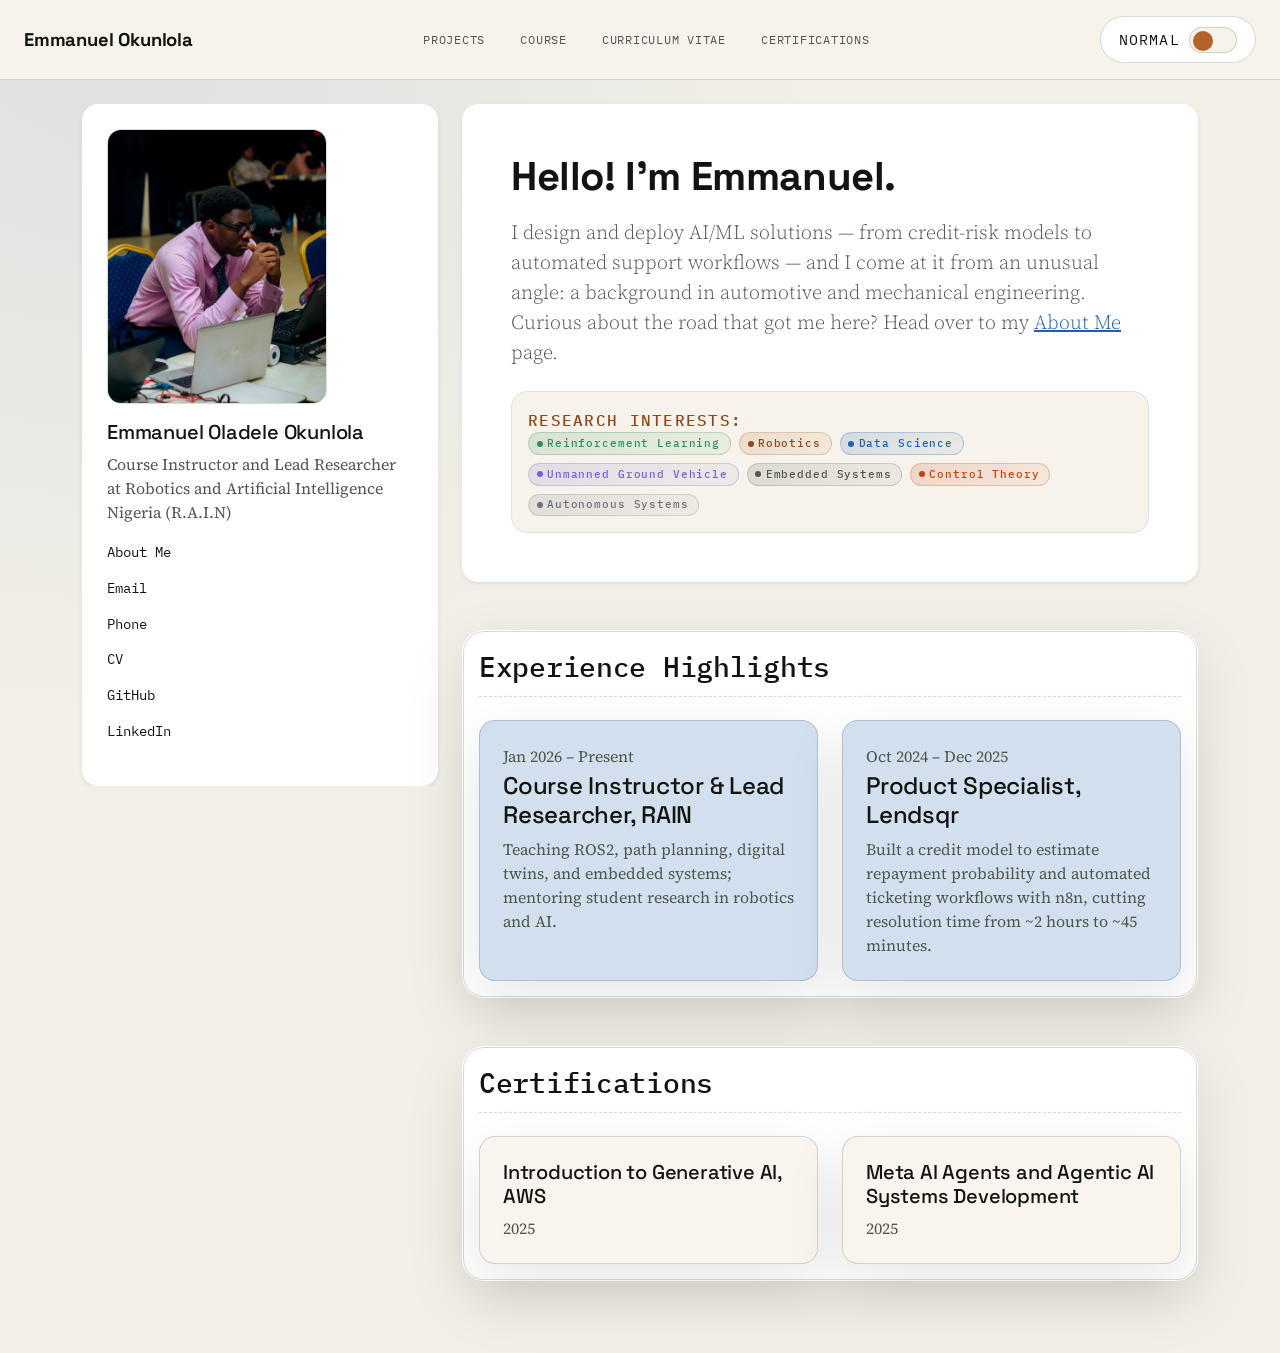
<file: index.html>
<!doctype html>
<html lang="en">
  <head>
    <meta charset="utf-8">
    <meta name="viewport" content="width=device-width, initial-scale=1, shrink-to-fit=no">
    <title>Home · Emmanuel Okunlola</title>
    <link rel="icon" type="image/svg+xml" href="favicons/favicon.svg">
    <link rel="apple-touch-icon" sizes="180x180" href="favicons/apple-touch-icon.png">
    <link rel="icon" type="image/png" sizes="32x32" href="favicons/favicon-32x32.png">
    <link rel="icon" type="image/png" sizes="16x16" href="favicons/favicon-16x16.png">
    <meta name="theme-color" content="#0e1210">

    <!-- Inline, blocking: set the theme before first paint so there's no flash -->
    <script>
      (function () {
        try {
          var stored = localStorage.getItem('portfolio-theme');
          var theme = stored || (window.matchMedia('(prefers-color-scheme: dark)').matches ? 'mechanical' : 'normal');

          document.documentElement.dataset.theme = theme;
          document.documentElement.setAttribute('data-bs-theme', theme === 'mechanical' ? 'dark' : 'light');
        } catch (err) {
          document.documentElement.dataset.theme = 'normal';
          document.documentElement.setAttribute('data-bs-theme', 'light');
        }
      })();
    </script>
    <link rel="stylesheet" href="https://cdn.jsdelivr.net/npm/bootstrap@5.3.2/dist/css/bootstrap.min.css" crossorigin="anonymous">
    <link rel="stylesheet" href="css/site.css">
    
  </head>
  <body>
    <div class="page-shell">
      <header class="page-header py-3 px-4 d-flex align-items-center justify-content-between">
        <div class="brand">
          <a href="index.html" class="text-decoration-none">
            <h1 class="h4 mb-0">Emmanuel Okunlola</h1>
          </a>
        </div>
        <nav class="site-nav" aria-label="Primary">
          <a href="projects.html" class="nav-pill">Projects</a>
          <a href="courses.html" class="nav-pill">Course</a>
          <a href="cv.html" class="nav-pill">Curriculum Vitae</a>
          <a href="cv.html#certification" class="nav-pill">Certifications</a>
    
        </nav>
        <button id="theme-toggle" class="switch" type="button" aria-pressed="false" aria-label="Toggle mechanical theme">
          <span class="switch-label">Normal</span>
          <span class="switch-track"><span class="switch-thumb"></span></span>
        </button>
      </header>
      <main class="container-xl py-4">
        <div class="row gx-4">
          <aside class="col-md-4 mb-4 sidebar-col">
            <div class="sidebar-card p-4 rounded-4 shadow-sm">
              <img src="images/profile_picture.jpeg" alt="Profile photo" class="profile-avatar mb-3">
              <h2 class="h5 mb-2">Emmanuel Oladele Okunlola</h2>
              <p class="text-muted mb-3">Course Instructor and Lead Researcher at Robotics and Artificial Intelligence Nigeria (R.A.I.N)</p>
              <div class="sidebar-links mb-3">
                <a href="about.html" class="sidebar-link">About Me</a>
                <a href="mailto:niyotokunlola@gmail.com" class="sidebar-link">Email</a>
                <a href="tel:+2348109002739" class="sidebar-link">Phone</a>
                <a href="cv.html" class="sidebar-link">CV</a>
                <a href="https://github.com/the90sInc/" target="_blank" class="sidebar-link">GitHub</a>
                <a href="https://www.linkedin.com/in/emmanuelokunlola/" target="_blank" class="sidebar-link">LinkedIn</a>
              </div>
            </div>
          </aside>
          <section class="col-md-8">

<div class="hero-section rounded-4 shadow-sm p-5 mb-5">
  <div class="d-flex flex-column flex-md-row align-items-start gap-4">
    <div class="hero-text flex-grow-1">
      <!-- <p class="eyebrow mb-2">product specialist &amp; data scientist</p> -->
      <h2 class="display-6 fw-bold mb-3">Hello! I'm Emmanuel.</h2>
      <p class="lead text-muted mb-4">I design and deploy AI/ML solutions — from credit-risk models to automated support workflows — and I come at it from an unusual angle: a background in automotive and mechanical engineering. Curious about the road that got me here? Head over to my <a href="about.html" class="text-decoration-underline">About Me</a> page.</p>
      <div class="mt-4 p-3 rounded-4 border" style="background: var(--surface-2); border-color: var(--border);">
        <h7 class="h6 mb-3" style="font-family: var(--font-mono); letter-spacing: 0.08em; text-transform: uppercase; color: var(--accent-warm-strong);">Research Interests:</h7>
        <div class="d-flex flex-wrap gap-2">
          <span class="badge badge-pill nature">Reinforcement Learning</span>
          <span class="badge badge-pill sunset">Robotics</span>
          <span class="badge badge-pill ocean">Data Science</span>
          <span class="badge badge-pill lavender">Unmanned Ground Vehicle</span>
          <span class="badge badge-pill dark">Embedded Systems</span>
          <span class="badge badge-pill aurora">Control Theory</span>
          <span class="badge badge-pill metal">Autonomous Systems</span>
        </div>
      </div>
    </div>
  </div>
</div>

<div class="content-block mb-5">
  <h3 class="section-title"><a href="cv.html#experience" class="cardbar-link">Experience Highlights</a></h3>
  <div class="row gy-4">
    <div class="col-md-6">
      <article class="card bg-primary-subtle border-0 rounded-4 p-4 h-100">
        <p class="text-muted mb-1">Jan 2026 – Present</p>
        <h4 class="mb-2">Course Instructor &amp; Lead Researcher, RAIN</h4>
        <p class="mb-0 text-muted">Teaching ROS2, path planning, digital twins, and embedded systems; mentoring student research in robotics and AI.</p>
      </article>
    </div>
    <div class="col-md-6">
      <article class="card bg-primary-subtle border-0 rounded-4 p-4 h-100">
        <p class="text-muted mb-1">Oct 2024 – Dec 2025</p>
        <h4 class="mb-2">Product Specialist, Lendsqr</h4>
        <p class="mb-0 text-muted">Built a credit model to estimate repayment probability and automated ticketing workflows with n8n, cutting resolution time from ~2 hours to ~45 minutes.</p>
      </article>
    </div>
  </div>
</div>

<div class="content-block mb-5">
  <h3 class="section-title"><a href="cv.html#certification" class="cardbar-link">Certifications</a></h3>
  <div class="row gy-4">
    <div class="col-md-6">
      <article class="card bg-secondary-subtle border-0 rounded-4 p-4 h-100">
        <h5 class="mb-2">Introduction to Generative AI, AWS</h5>
        <p class="text-muted mb-0">2025</p>
      </article>
    </div>
    <div class="col-md-6">
      <article class="card bg-secondary-subtle border-0 rounded-4 p-4 h-100">
        <h5 class="mb-2">Meta AI Agents and Agentic AI Systems Development</h5>
        <p class="text-muted mb-0">2025</p>
      </article>
    </div>
  </div>
</div>

          </section>
        </div>
      </main>
    </div>
    <script src="https://cdn.jsdelivr.net/npm/bootstrap@5.3.2/dist/js/bootstrap.bundle.min.js" crossorigin="anonymous"></script>
    <script src="js/theme.js"></script>
  </body>
</html>
</file>
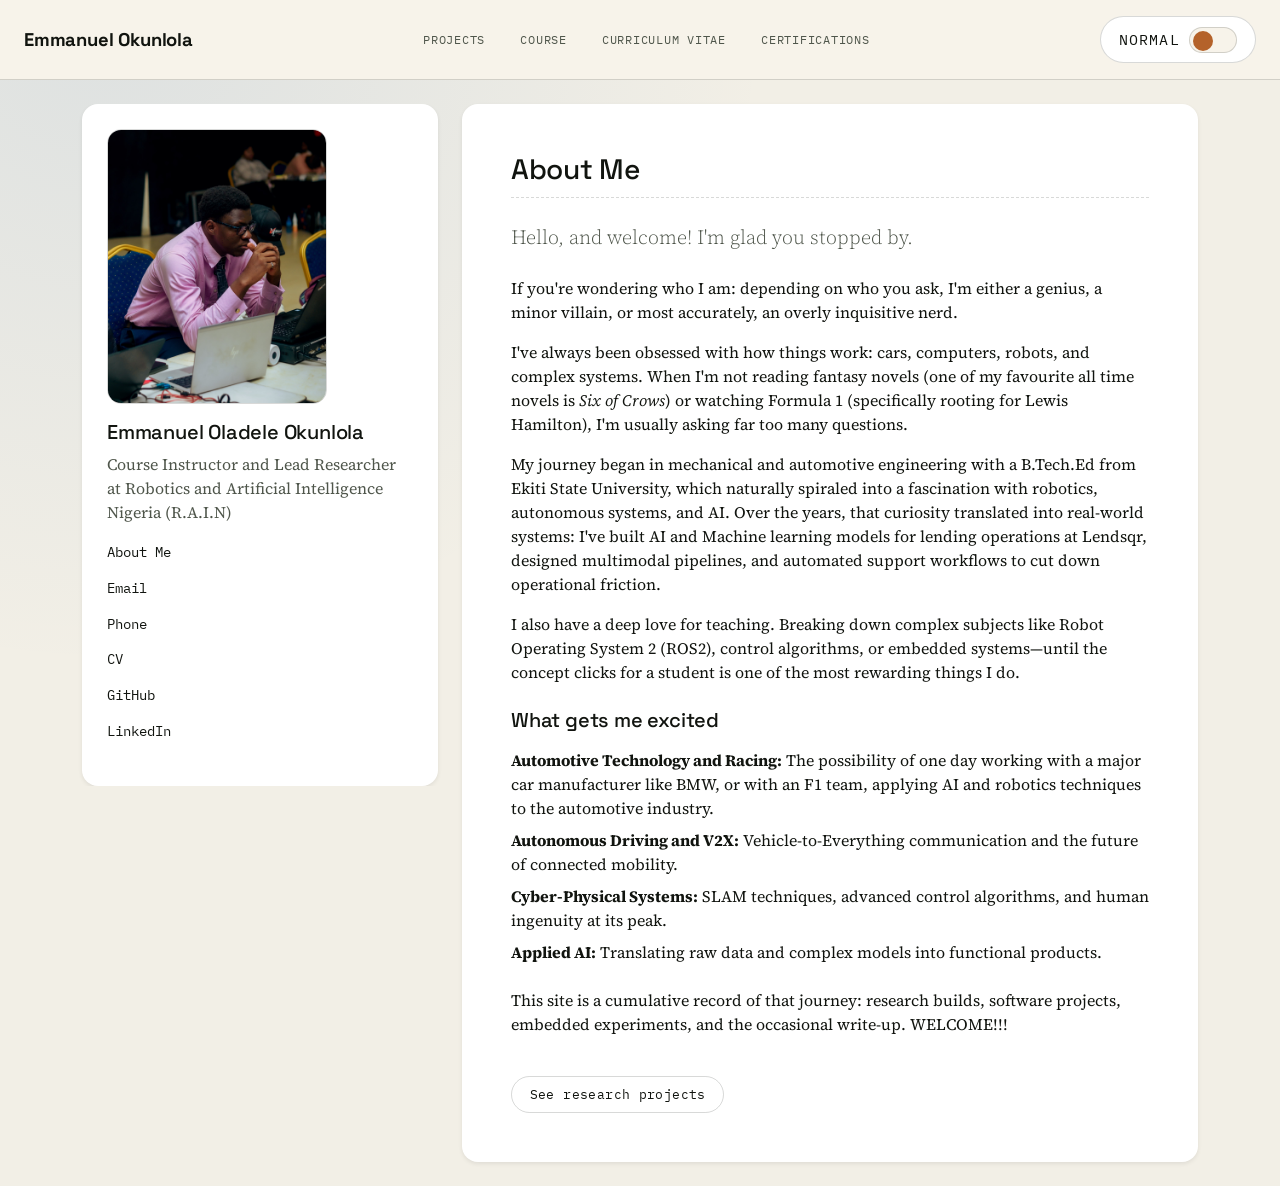
<file: about.html>
<!doctype html>
<html lang="en">
  <head>
    <meta charset="utf-8">
    <meta name="viewport" content="width=device-width, initial-scale=1, shrink-to-fit=no">
    <title>About Me · Emmanuel Okunlola</title>
    <link rel="icon" type="image/svg+xml" href="favicons/favicon.svg">
    <link rel="apple-touch-icon" sizes="180x180" href="favicons/apple-touch-icon.png">
    <link rel="icon" type="image/png" sizes="32x32" href="favicons/favicon-32x32.png">
    <link rel="icon" type="image/png" sizes="16x16" href="favicons/favicon-16x16.png">
    <meta name="theme-color" content="#0e1210">

    <!-- Inline, blocking: set the theme before first paint so there's no flash -->
    <script>
      (function () {
        try {
          var stored = localStorage.getItem('portfolio-theme');
          var theme = stored || (window.matchMedia('(prefers-color-scheme: dark)').matches ? 'mechanical' : 'normal');

          document.documentElement.dataset.theme = theme;
          document.documentElement.setAttribute('data-bs-theme', theme === 'mechanical' ? 'dark' : 'light');
        } catch (err) {
          document.documentElement.dataset.theme = 'normal';
          document.documentElement.setAttribute('data-bs-theme', 'light');
        }
      })();
    </script>
    <link rel="stylesheet" href="https://cdn.jsdelivr.net/npm/bootstrap@5.3.2/dist/css/bootstrap.min.css" crossorigin="anonymous">
    <link rel="stylesheet" href="css/site.css">
    
  </head>
  <body>
    <div class="page-shell">
      <header class="page-header py-3 px-4 d-flex align-items-center justify-content-between">
        <div class="brand">
          <a href="index.html" class="text-decoration-none">
            <h1 class="h4 mb-0">Emmanuel Okunlola</h1>
          </a>
        </div>
        <nav class="site-nav" aria-label="Primary">
          <a href="projects.html" class="nav-pill">Projects</a>
          <a href="courses.html" class="nav-pill">Course</a>
          <a href="cv.html" class="nav-pill">Curriculum Vitae</a>
          <a href="cv.html#certification" class="nav-pill">Certifications</a>
    
        </nav>
        <button id="theme-toggle" class="switch" type="button" aria-pressed="false" aria-label="Toggle mechanical theme">
          <span class="switch-label">Normal</span>
          <span class="switch-track"><span class="switch-thumb"></span></span>
        </button>
      </header>
      <main class="container-xl py-4">
        <div class="row gx-4">
          <aside class="col-md-4 mb-4 sidebar-col">
            <div class="sidebar-card p-4 rounded-4 shadow-sm">
              <img src="images/profile_picture.jpeg" alt="Profile photo" class="profile-avatar mb-3">
              <h2 class="h5 mb-2">Emmanuel Oladele Okunlola</h2>
              <p class="text-muted mb-3">Course Instructor and Lead Researcher at Robotics and Artificial Intelligence Nigeria (R.A.I.N)</p>
              <div class="sidebar-links mb-3">
                <a href="about.html" class="sidebar-link">About Me</a>
                <a href="mailto:niyotokunlola@gmail.com" class="sidebar-link">Email</a>
                <a href="tel:+2348109002739" class="sidebar-link">Phone</a>
                <a href="cv.html" class="sidebar-link">CV</a>
                <a href="https://github.com/the90sInc/" target="_blank" class="sidebar-link">GitHub</a>
                <a href="https://www.linkedin.com/in/emmanuelokunlola/" target="_blank" class="sidebar-link">LinkedIn</a>
              </div>
            </div>
          </aside>
          <section class="col-md-8">

<div class="content-block rounded-4 shadow-sm p-5">
  <h2 class="section-title mb-4">About Me</h2>

  <p class="lead text-muted mb-4">Hello, and welcome! I'm glad you stopped by.</p>

  <p class="mb-3">If you're wondering who I am: depending on who you ask, I'm either a genius, a minor villain, or most accurately, an overly inquisitive nerd.</p>

  <p class="mb-3">I've always been obsessed with how things work: cars, computers, robots, and complex systems. When I'm not reading fantasy novels (one of my favourite all time novels is <em>Six of Crows</em>) or watching Formula 1 (specifically rooting for Lewis Hamilton), I'm usually asking far too many questions.</p>

  <p class="mb-3">My journey began in mechanical and automotive engineering with a B.Tech.Ed from Ekiti State University, which naturally spiraled into a fascination with robotics, autonomous systems, and AI. Over the years, that curiosity translated into real-world systems: I've built AI and Machine learning models for lending operations at Lendsqr, designed multimodal pipelines, and automated support workflows to cut down operational friction.</p>

  <p class="mb-4">I also have a deep love for teaching. Breaking down complex subjects like Robot Operating System 2 (ROS2), control algorithms, or embedded systems&mdash;until the concept clicks for a student is one of the most rewarding things I do.</p>

  <h3 class="h5 mb-3">What gets me excited</h3>
  <ul class="list-unstyled mb-4">
    <li class="mb-2"><strong>Automotive Technology and Racing:</strong> The possibility of one day working with a major car manufacturer like BMW, or with an F1 team, applying AI and robotics techniques to the automotive industry.</li>
    <li class="mb-2"><strong>Autonomous Driving and V2X:</strong> Vehicle-to-Everything communication and the future of connected mobility.</li>
    <li class="mb-2"><strong>Cyber-Physical Systems:</strong> SLAM techniques, advanced control algorithms, and human ingenuity at its peak.</li>
    <li class="mb-0"><strong>Applied AI:</strong> Translating raw data and complex models into functional products.</li>
  </ul>

  <p class="mb-4">This site is a cumulative record of that journey: research builds, software projects, embedded experiments, and the occasional write-up. WELCOME!!!</p>

  <a href="projects.html" class="btn btn-outline-light mt-3">See research projects</a>
</div>

          </section>
        </div>
      </main>
    </div>
    <script src="https://cdn.jsdelivr.net/npm/bootstrap@5.3.2/dist/js/bootstrap.bundle.min.js" crossorigin="anonymous"></script>
    <script src="js/theme.js"></script>
  </body>
</html>
</file>
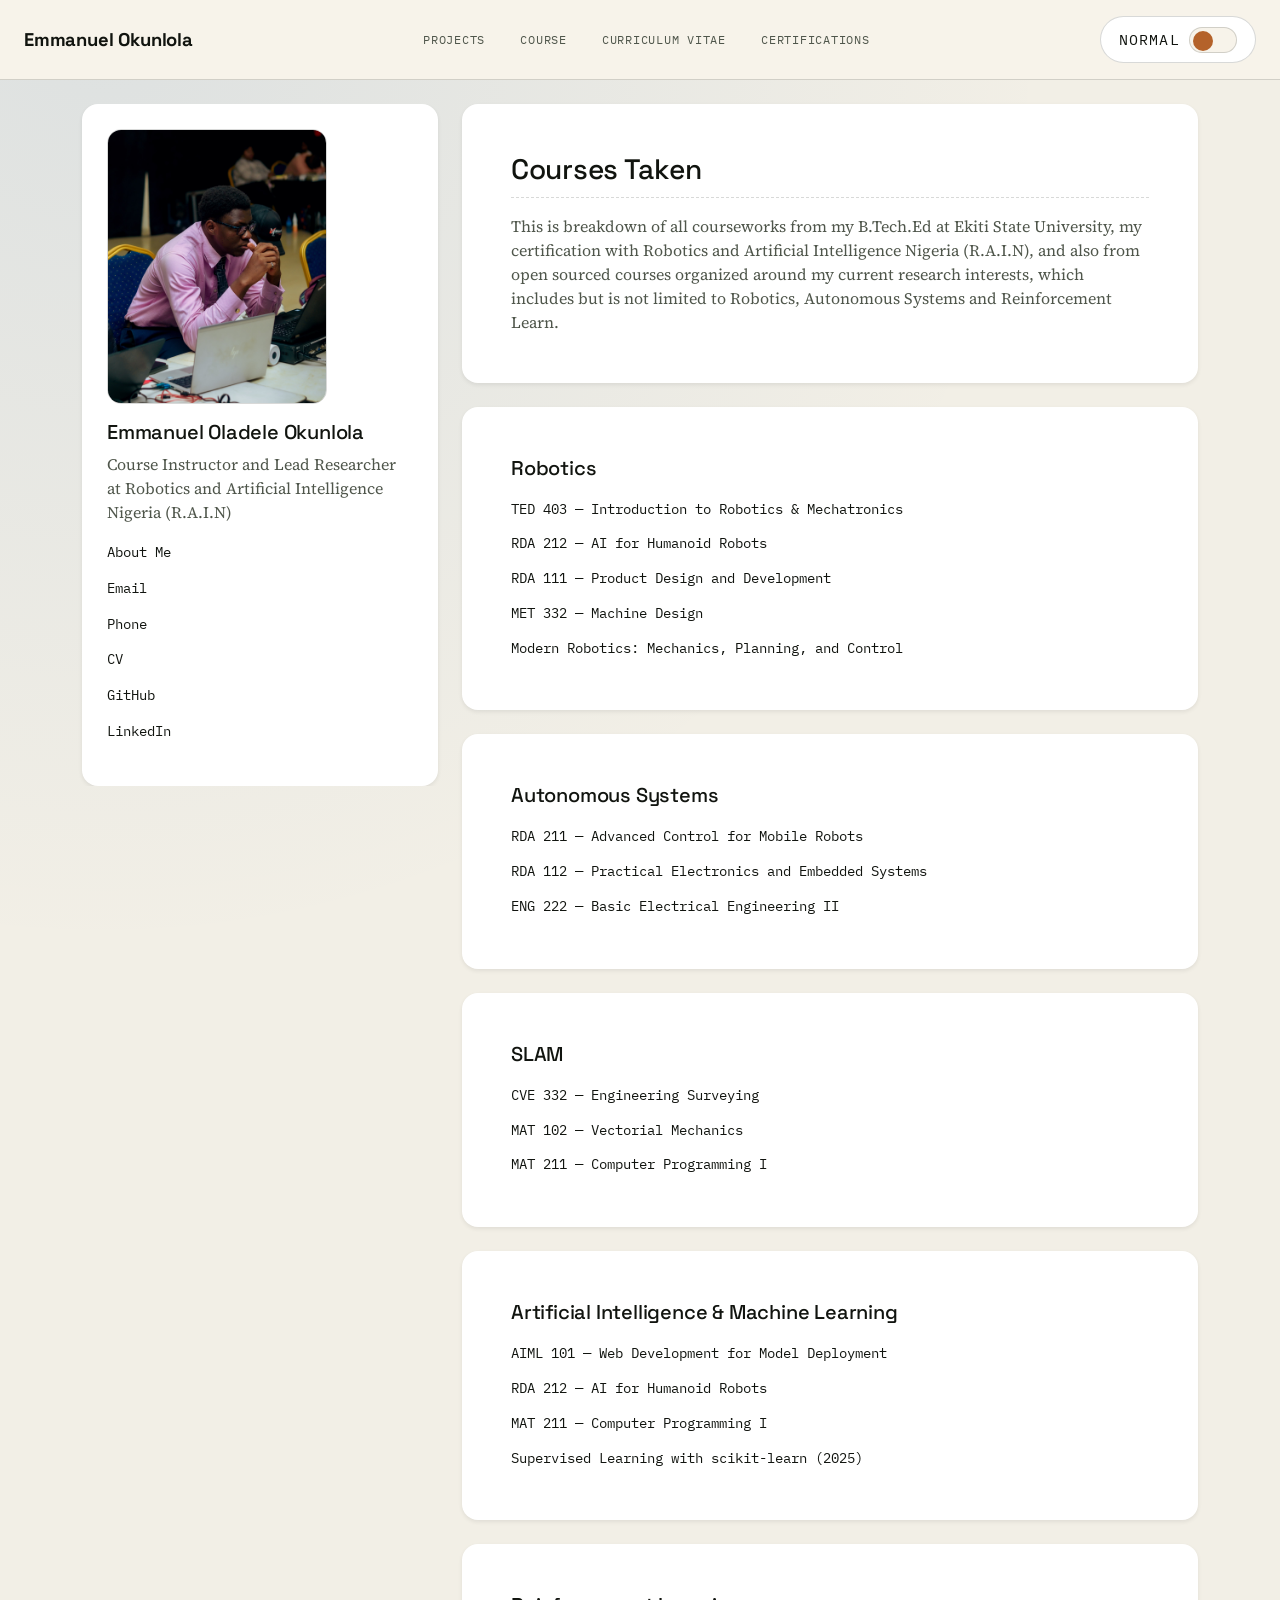
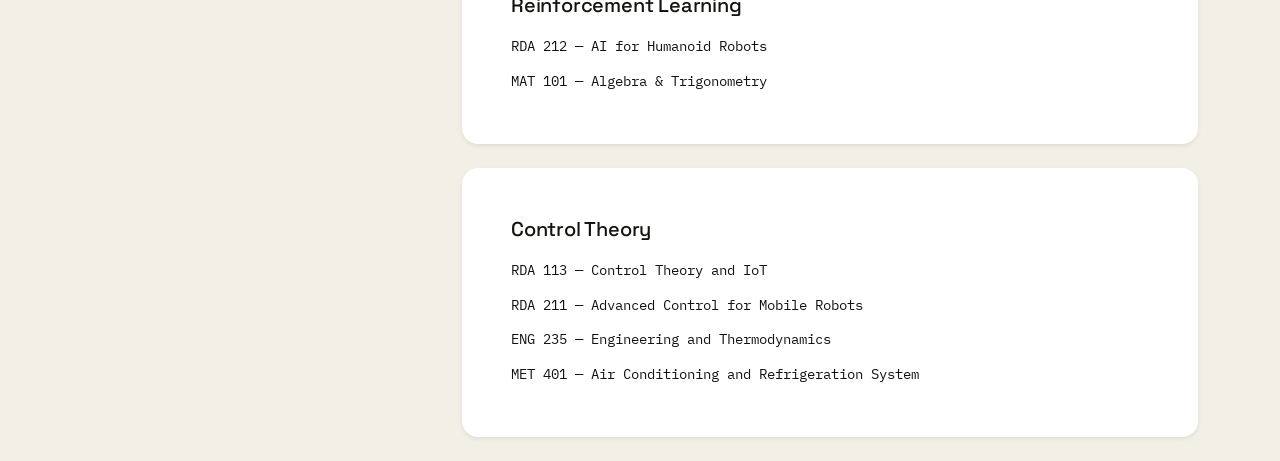
<file: courses.html>
<!doctype html>
<html lang="en">
  <head>
    <meta charset="utf-8">
    <meta name="viewport" content="width=device-width, initial-scale=1, shrink-to-fit=no">
    <title>Courses · Emmanuel Okunlola</title>
    <link rel="icon" type="image/svg+xml" href="favicons/favicon.svg">
    <link rel="apple-touch-icon" sizes="180x180" href="favicons/apple-touch-icon.png">
    <link rel="icon" type="image/png" sizes="32x32" href="favicons/favicon-32x32.png">
    <link rel="icon" type="image/png" sizes="16x16" href="favicons/favicon-16x16.png">
    <meta name="theme-color" content="#0e1210">

    <!-- Inline, blocking: set the theme before first paint so there's no flash -->
    <script>
      (function () {
        try {
          var stored = localStorage.getItem('portfolio-theme');
          var theme = stored || (window.matchMedia('(prefers-color-scheme: dark)').matches ? 'mechanical' : 'normal');

          document.documentElement.dataset.theme = theme;
          document.documentElement.setAttribute('data-bs-theme', theme === 'mechanical' ? 'dark' : 'light');
        } catch (err) {
          document.documentElement.dataset.theme = 'normal';
          document.documentElement.setAttribute('data-bs-theme', 'light');
        }
      })();
    </script>
    <link rel="stylesheet" href="https://cdn.jsdelivr.net/npm/bootstrap@5.3.2/dist/css/bootstrap.min.css" crossorigin="anonymous">
    <link rel="stylesheet" href="css/site.css">
    
  </head>
  <body>
    <div class="page-shell">
      <header class="page-header py-3 px-4 d-flex align-items-center justify-content-between">
        <div class="brand">
          <a href="index.html" class="text-decoration-none">
            <h1 class="h4 mb-0">Emmanuel Okunlola</h1>
          </a>
        </div>
        <nav class="site-nav" aria-label="Primary">
          <a href="projects.html" class="nav-pill">Projects</a>
          <a href="courses.html" class="nav-pill">Course</a>
          <a href="cv.html" class="nav-pill">Curriculum Vitae</a>
          <a href="cv.html#certification" class="nav-pill">Certifications</a>
    
        </nav>
        <button id="theme-toggle" class="switch" type="button" aria-pressed="false" aria-label="Toggle mechanical theme">
          <span class="switch-label">Normal</span>
          <span class="switch-track"><span class="switch-thumb"></span></span>
        </button>
      </header>
      <main class="container-xl py-4">
        <div class="row gx-4">
          <aside class="col-md-4 mb-4 sidebar-col">
            <div class="sidebar-card p-4 rounded-4 shadow-sm">
              <img src="images/profile_picture.jpeg" alt="Profile photo" class="profile-avatar mb-3">
              <h2 class="h5 mb-2">Emmanuel Oladele Okunlola</h2>
              <p class="text-muted mb-3">Course Instructor and Lead Researcher at Robotics and Artificial Intelligence Nigeria (R.A.I.N)</p>
              <div class="sidebar-links mb-3">
                <a href="about.html" class="sidebar-link">About Me</a>
                <a href="mailto:niyotokunlola@gmail.com" class="sidebar-link">Email</a>
                <a href="tel:+2348109002739" class="sidebar-link">Phone</a>
                <a href="cv.html" class="sidebar-link">CV</a>
                <a href="https://github.com/the90sInc/" target="_blank" class="sidebar-link">GitHub</a>
                <a href="https://www.linkedin.com/in/emmanuelokunlola/" target="_blank" class="sidebar-link">LinkedIn</a>
              </div>
            </div>
          </aside>
          <section class="col-md-8">

<div class="content-block rounded-4 shadow-sm p-5 mb-4">
  <h2 class="section-title mb-3">Courses Taken</h2>
  <p class="text-muted mb-0">This is breakdown of all courseworks from my B.Tech.Ed at Ekiti State University, my certification with Robotics and Artificial Intelligence Nigeria (R.A.I.N), and also from open sourced courses organized around my current research interests, which includes but is not limited to Robotics, Autonomous Systems and Reinforcement Learn.</p>
</div>

<div class="content-block rounded-4 shadow-sm p-5 mb-4">
  <h3 class="h5 mb-3">Robotics</h3>
  <ul class="list-unstyled mb-0">
    <li class="mb-2">
      <a href="https://drive.google.com/file/d/1UEtzBidopb_lL7WB7oInvOsOQyPfA4e6/view?usp=drive_link" target="_blank" class="sidebar-link">TED 403 — Introduction to Robotics &amp; Mechatronics</a>
      <!-- <span class="text-muted d-block small">Ekiti State University</span> -->
    </li>
    <li class="mb-2">
      <a href="https://drive.google.com/file/d/1CCuUGv7idPJvRpgZDBrpTWiQ8XdiAcMQ/view?usp=drive_link" target="_blank" class="sidebar-link">RDA 212 — AI for Humanoid Robots</a>
      <!-- <span class="text-muted d-block small">RAIN</span> -->
    </li>
    <li class="mb-2">
      <a href="https://drive.google.com/file/d/1CCuUGv7idPJvRpgZDBrpTWiQ8XdiAcMQ/view?usp=drive_link" target="_blank" class="sidebar-link">RDA 111 — Product Design and Development</a>
      <!-- <span class="text-muted d-block small">RAIN</span> -->
    </li>
    <li class="mb-2">
      <a href="https://drive.google.com/file/d/1UEtzBidopb_lL7WB7oInvOsOQyPfA4e6/view?usp=drive_link" target="_blank" class="sidebar-link">MET 332 — Machine Design</a>
      <!-- <span class="text-muted d-block small">Ekiti State University</span> -->
    </li>
    <li class="mb-0">
      <a href="https://www.youtube.com/playlist?list=PLggLP4f-rq02vX0OQQ5vrCxbJrzamYDfx" target="_blank" class="sidebar-link">Modern Robotics: Mechanics, Planning, and Control</a>
      <!-- <span class="text-muted d-block small">Ekiti State University</span> -->
    </li>
  </ul>
</div>

<div class="content-block rounded-4 shadow-sm p-5 mb-4">
  <h3 class="h5 mb-3">Autonomous Systems</h3>
  <ul class="list-unstyled mb-0">
    <li class="mb-2">
      <a href="https://drive.google.com/file/d/1CCuUGv7idPJvRpgZDBrpTWiQ8XdiAcMQ/view?usp=drive_link" target="_blank" class="sidebar-link">RDA 211 — Advanced Control for Mobile Robots</a>
      <!-- <span class="text-muted d-block small">RAIN</span> -->
    </li>
    <li class="mb-2">
      <a href="https://drive.google.com/file/d/1CCuUGv7idPJvRpgZDBrpTWiQ8XdiAcMQ/view?usp=drive_link" target="_blank" class="sidebar-link">RDA 112 — Practical Electronics and Embedded Systems</a>
      <!-- <span class="text-muted d-block small">RAIN</span> -->
    </li>
    <li class="mb-0">
      <a href="https://drive.google.com/file/d/1UEtzBidopb_lL7WB7oInvOsOQyPfA4e6/view?usp=drive_link" target="_blank" class="sidebar-link">ENG 222 — Basic Electrical Engineering II</a>
      <!-- <span class="text-muted d-block small">Ekiti State University</span> -->
    </li>
  </ul>
</div>

<div class="content-block rounded-4 shadow-sm p-5 mb-4">
  <h3 class="h5 mb-3">SLAM</h3>
  <ul class="list-unstyled mb-0">
    <li class="mb-2">
      <a href="https://drive.google.com/file/d/1UEtzBidopb_lL7WB7oInvOsOQyPfA4e6/view?usp=drive_link" target="_blank" class="sidebar-link">CVE 332 — Engineering Surveying</a>
      <!-- <span class="text-muted d-block small">Ekiti State University</span> -->
    </li>
    <li class="mb-2">
      <a href="https://drive.google.com/file/d/1UEtzBidopb_lL7WB7oInvOsOQyPfA4e6/view?usp=drive_link" target="_blank" class="sidebar-link">MAT 102 — Vectorial Mechanics</a>
      <!-- <span class="text-muted d-block small">Ekiti State University</span> -->
    </li>
    <li class="mb-0">
      <a href="https://drive.google.com/file/d/1UEtzBidopb_lL7WB7oInvOsOQyPfA4e6/view?usp=drive_link" target="_blank" class="sidebar-link">MAT 211 — Computer Programming I</a>
      <!-- <span class="text-muted d-block small">Ekiti State University</span> -->
    </li>
  </ul>
</div>

<div class="content-block rounded-4 shadow-sm p-5 mb-4">
  <h3 class="h5 mb-3">Artificial Intelligence &amp; Machine Learning</h3>
  <ul class="list-unstyled mb-0">
    <li class="mb-2">
      <a href="https://drive.google.com/file/d/1CCuUGv7idPJvRpgZDBrpTWiQ8XdiAcMQ/view?usp=drive_link" target="_blank" class="sidebar-link">AIML 101 — Web Development for Model Deployment</a>
      <!-- <span class="text-muted d-block small">RAIN</span> -->
    </li>
    <li class="mb-2">
      <a href="https://drive.google.com/file/d/1CCuUGv7idPJvRpgZDBrpTWiQ8XdiAcMQ/view?usp=drive_link" target="_blank" class="sidebar-link">RDA 212 — AI for Humanoid Robots</a>
      <!-- <span class="text-muted d-block small">RAIN</span> -->
    </li>
    <li class="mb-2">
      <a href="https://drive.google.com/file/d/1UEtzBidopb_lL7WB7oInvOsOQyPfA4e6/view?usp=drive_link" target="_blank" class="sidebar-link">MAT 211 — Computer Programming I</a>
      <!-- <span class="text-muted d-block small">Ekiti State University</span> -->
    </li>
    <li class="mb-0">
      <a href="" target="_blank" class="sidebar-link">Supervised Learning with scikit-learn (2025)</a>
      <!-- <span class="text-muted d-block small">Ekiti State University</span> -->
    </li>
  </ul>
</div>

<div class="content-block rounded-4 shadow-sm p-5 mb-4">
  <h3 class="h5 mb-3">Reinforcement Learning</h3>
  <ul class="list-unstyled mb-0">
    <li class="mb-2">
      <a href="https://drive.google.com/file/d/1CCuUGv7idPJvRpgZDBrpTWiQ8XdiAcMQ/view?usp=drive_link" target="_blank" class="sidebar-link">RDA 212 — AI for Humanoid Robots</a>
      <!-- <span class="text-muted d-block small">RAIN</span> -->
    </li>
    <li class="mb-0">
      <a href="https://drive.google.com/file/d/1UEtzBidopb_lL7WB7oInvOsOQyPfA4e6/view?usp=drive_link" target="_blank" class="sidebar-link">MAT 101 — Algebra &amp; Trigonometry</a>
      <!-- <span class="text-muted d-block small">Ekiti State University</span> -->
    </li>
  </ul>
</div>

<div class="content-block rounded-4 shadow-sm p-5">
  <h3 class="h5 mb-3">Control Theory</h3>
  <ul class="list-unstyled mb-0">
    <li class="mb-2">
      <a href="https://drive.google.com/file/d/1CCuUGv7idPJvRpgZDBrpTWiQ8XdiAcMQ/view?usp=drive_link" target="_blank" class="sidebar-link">RDA 113 — Control Theory and IoT</a>
      <!-- <span class="text-muted d-block small">RAIN</span> -->
    </li>
    <li class="mb-2">
      <a href="https://drive.google.com/file/d/1CCuUGv7idPJvRpgZDBrpTWiQ8XdiAcMQ/view?usp=drive_link" target="_blank" class="sidebar-link">RDA 211 — Advanced Control for Mobile Robots</a>
      <!-- <span class="text-muted d-block small">RAIN</span> -->
    </li>
    <li class="mb-2">
      <a href="https://drive.google.com/file/d/1UEtzBidopb_lL7WB7oInvOsOQyPfA4e6/view?usp=drive_link" target="_blank" class="sidebar-link">ENG 235 — Engineering and Thermodynamics</a>
      <!-- <span class="text-muted d-block small">Ekiti State University</span> -->
    </li>
    <li class="mb-0">
      <a href="https://drive.google.com/file/d/1UEtzBidopb_lL7WB7oInvOsOQyPfA4e6/view?usp=drive_link" target="_blank" class="sidebar-link">MET 401 — Air Conditioning and Refrigeration System</a>
      <!-- <span class="text-muted d-block small">Ekiti State University</span> -->
    </li>
  </ul>
</div>

          </section>
        </div>
      </main>
    </div>
    <script src="https://cdn.jsdelivr.net/npm/bootstrap@5.3.2/dist/js/bootstrap.bundle.min.js" crossorigin="anonymous"></script>
    <script src="js/theme.js"></script>
  </body>
</html>
</file>
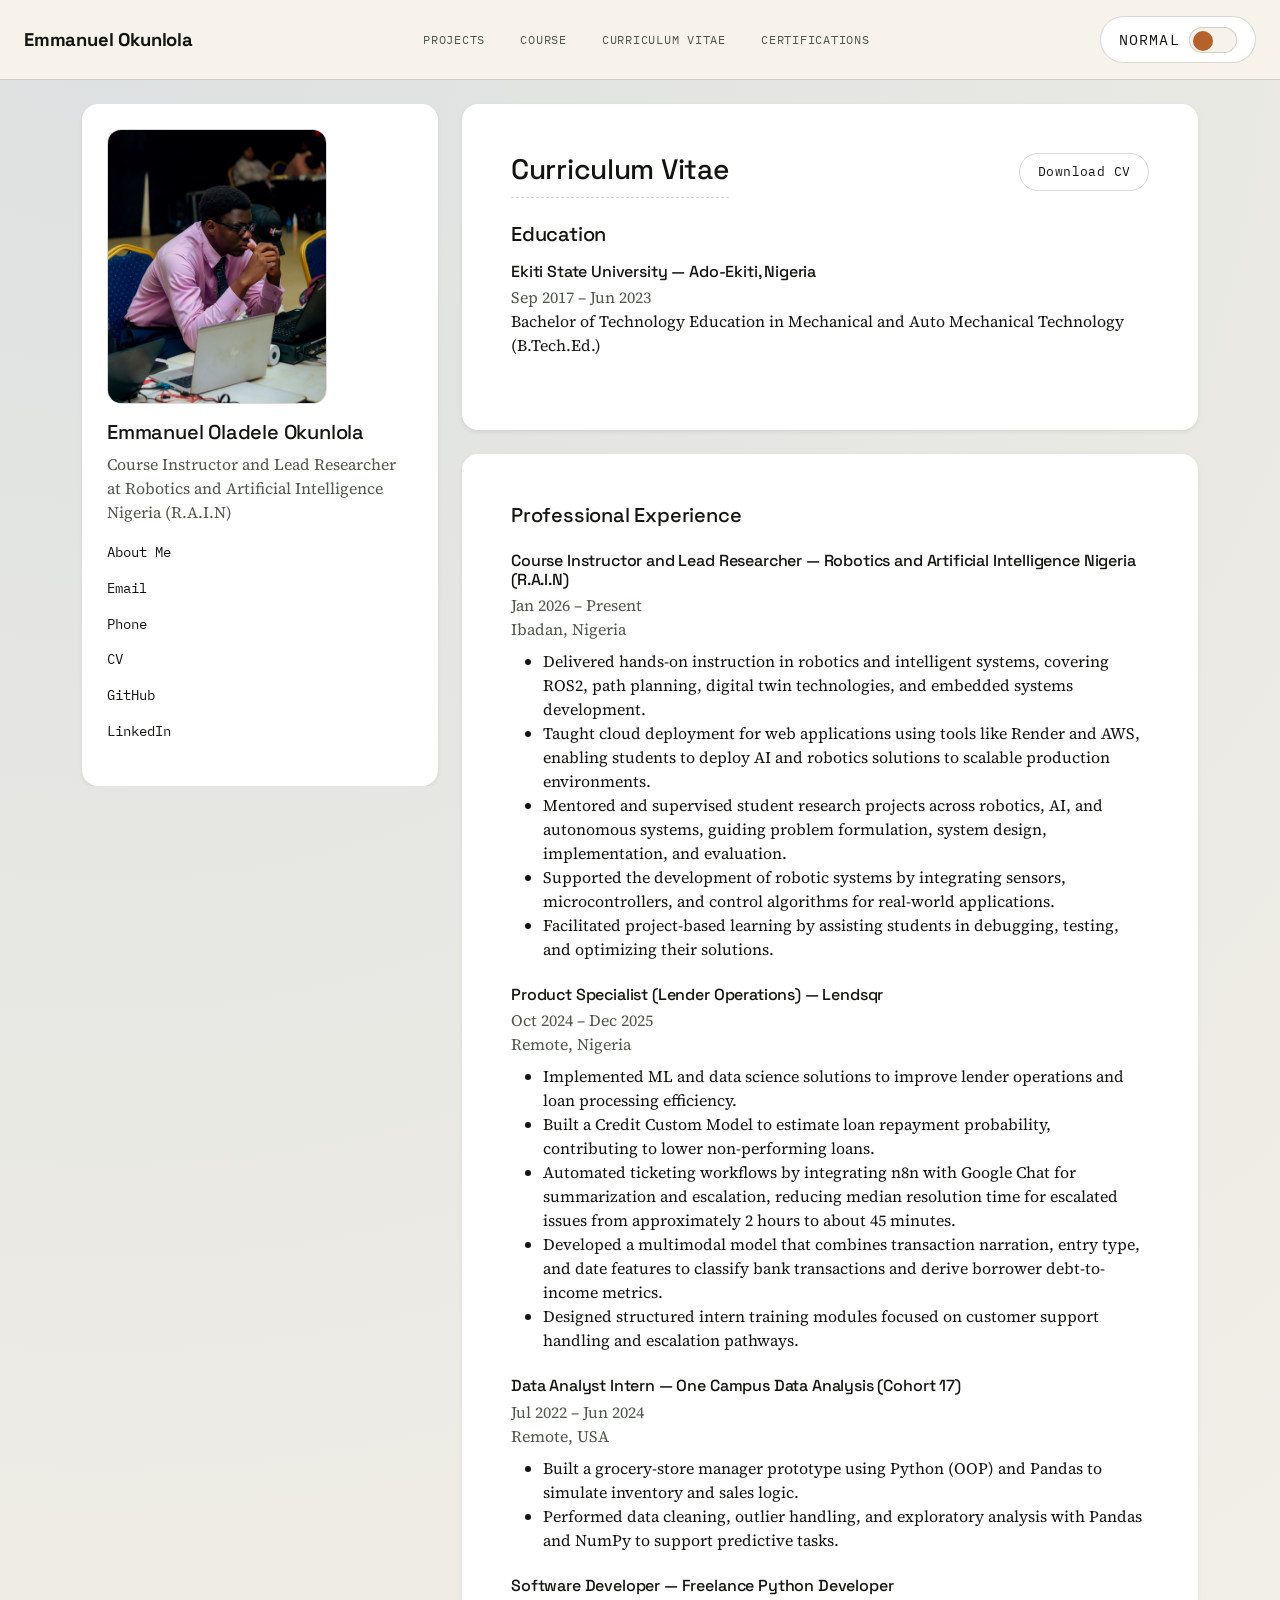
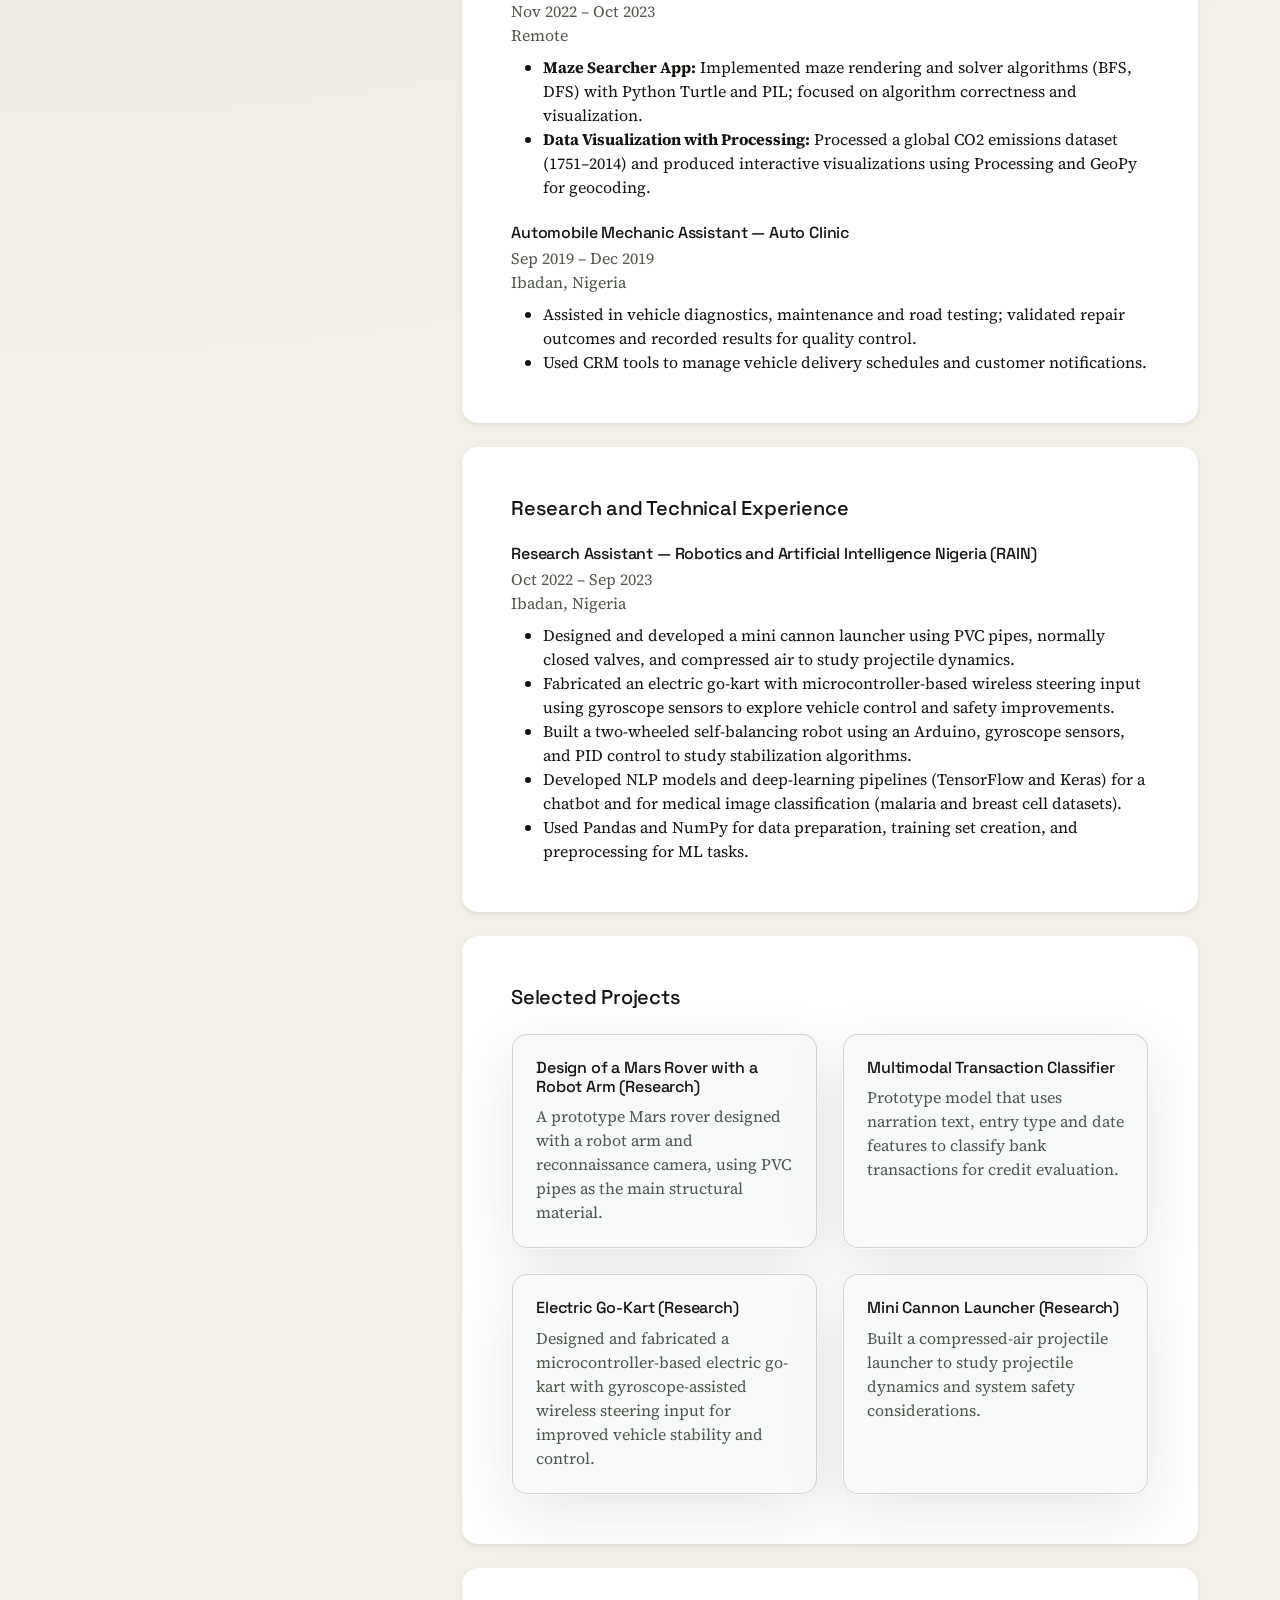
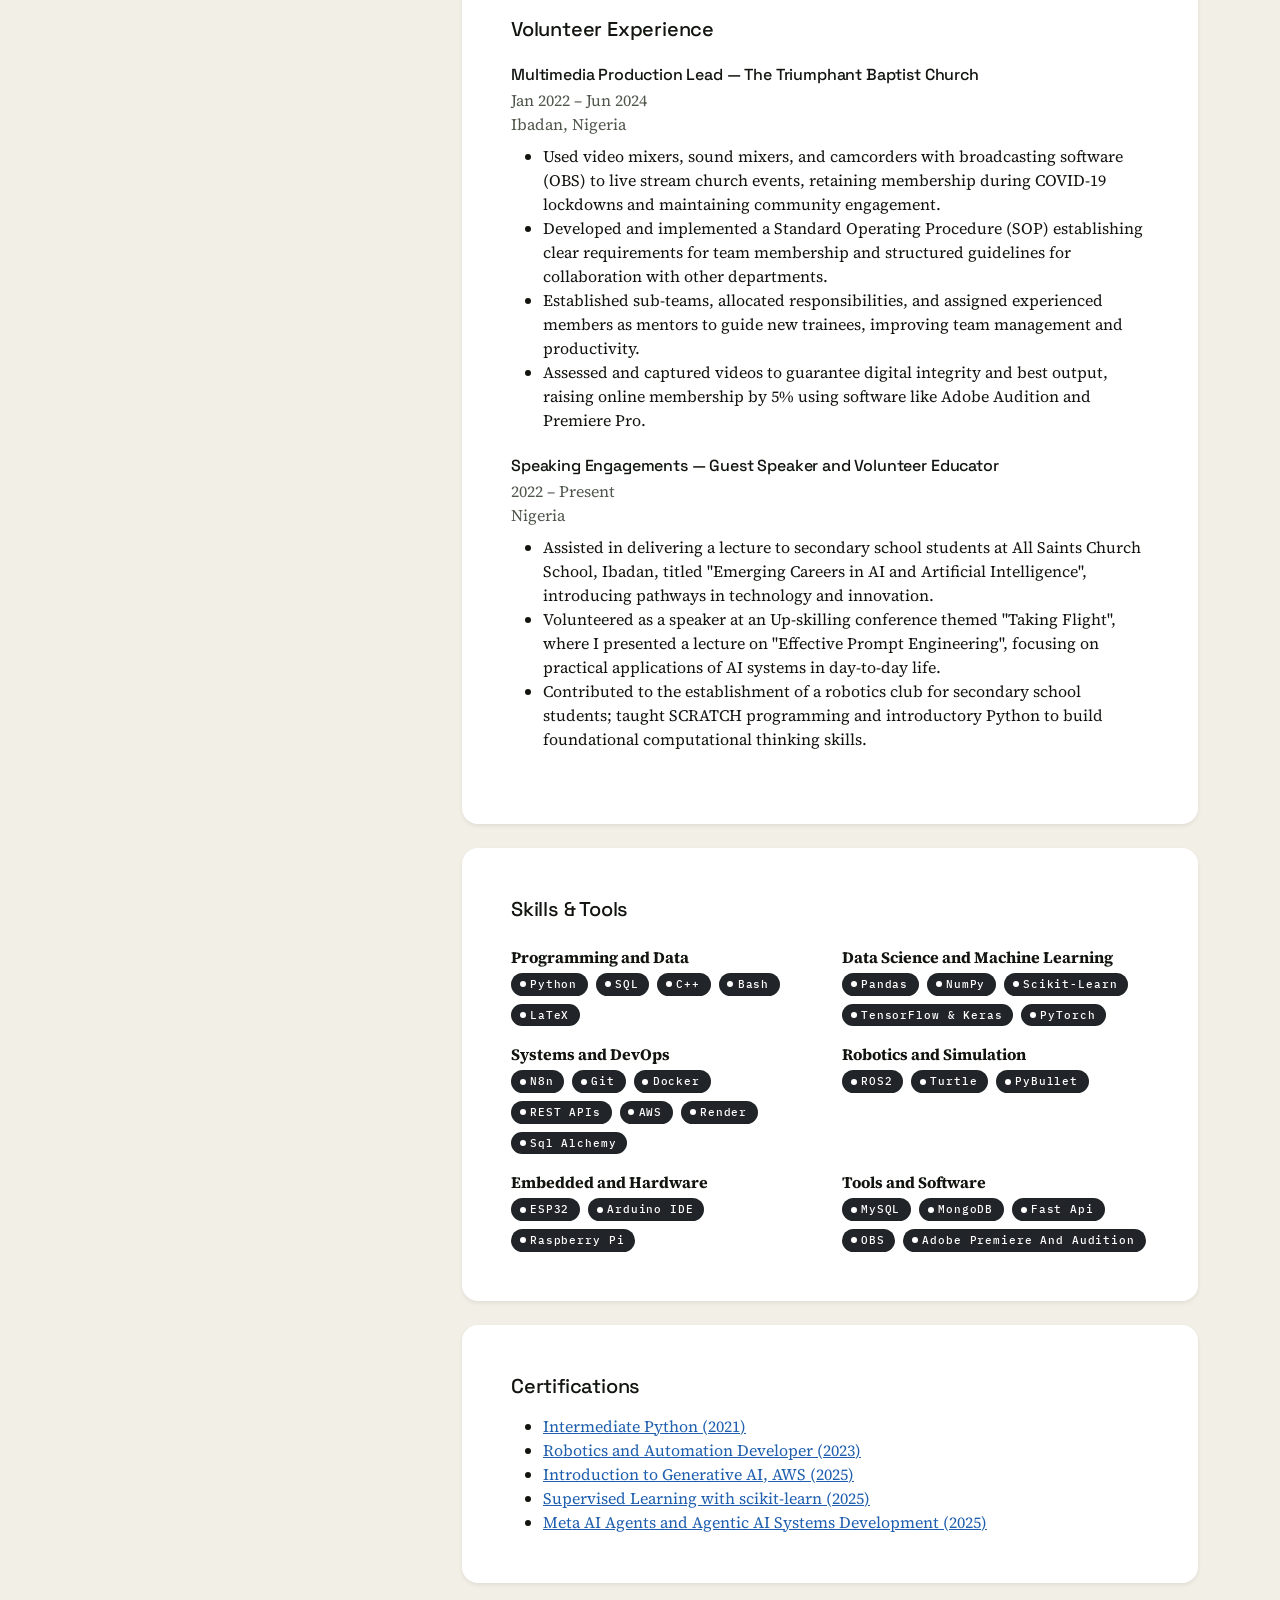
<file: cv.html>
<!doctype html>
<html lang="en">
  <head>
    <meta charset="utf-8">
    <meta name="viewport" content="width=device-width, initial-scale=1, shrink-to-fit=no">
    <title>Curriculum Vitae · Emmanuel Okunlola</title>
    <link rel="icon" type="image/svg+xml" href="favicons/favicon.svg">
    <link rel="apple-touch-icon" sizes="180x180" href="favicons/apple-touch-icon.png">
    <link rel="icon" type="image/png" sizes="32x32" href="favicons/favicon-32x32.png">
    <link rel="icon" type="image/png" sizes="16x16" href="favicons/favicon-16x16.png">
    <meta name="theme-color" content="#0e1210">

    <!-- Inline, blocking: set the theme before first paint so there's no flash -->
    <script>
      (function () {
        try {
          var stored = localStorage.getItem('portfolio-theme');
          var theme = stored || (window.matchMedia('(prefers-color-scheme: dark)').matches ? 'mechanical' : 'normal');

          document.documentElement.dataset.theme = theme;
          document.documentElement.setAttribute('data-bs-theme', theme === 'mechanical' ? 'dark' : 'light');
        } catch (err) {
          document.documentElement.dataset.theme = 'normal';
          document.documentElement.setAttribute('data-bs-theme', 'light');
        }
      })();
    </script>
    <link rel="stylesheet" href="https://cdn.jsdelivr.net/npm/bootstrap@5.3.2/dist/css/bootstrap.min.css" crossorigin="anonymous">
    <link rel="stylesheet" href="css/site.css">
    
  </head>
  <body>
    <div class="page-shell">
      <header class="page-header py-3 px-4 d-flex align-items-center justify-content-between">
        <div class="brand">
          <a href="index.html" class="text-decoration-none">
            <h1 class="h4 mb-0">Emmanuel Okunlola</h1>
          </a>
        </div>
        <nav class="site-nav" aria-label="Primary">
          <a href="projects.html" class="nav-pill">Projects</a>
          <a href="courses.html" class="nav-pill">Course</a>
          <a href="cv.html" class="nav-pill">Curriculum Vitae</a>
          <a href="cv.html#certification" class="nav-pill">Certifications</a>
    
        </nav>
        <button id="theme-toggle" class="switch" type="button" aria-pressed="false" aria-label="Toggle mechanical theme">
          <span class="switch-label">Normal</span>
          <span class="switch-track"><span class="switch-thumb"></span></span>
        </button>
      </header>
      <main class="container-xl py-4">
        <div class="row gx-4">
          <aside class="col-md-4 mb-4 sidebar-col">
            <div class="sidebar-card p-4 rounded-4 shadow-sm">
              <img src="images/profile_picture.jpeg" alt="Profile photo" class="profile-avatar mb-3">
              <h2 class="h5 mb-2">Emmanuel Oladele Okunlola</h2>
              <p class="text-muted mb-3">Course Instructor and Lead Researcher at Robotics and Artificial Intelligence Nigeria (R.A.I.N)</p>
              <div class="sidebar-links mb-3">
                <a href="about.html" class="sidebar-link">About Me</a>
                <a href="mailto:niyotokunlola@gmail.com" class="sidebar-link">Email</a>
                <a href="tel:+2348109002739" class="sidebar-link">Phone</a>
                <a href="cv.html" class="sidebar-link">CV</a>
                <a href="https://github.com/the90sInc/" target="_blank" class="sidebar-link">GitHub</a>
                <a href="https://www.linkedin.com/in/emmanuelokunlola/" target="_blank" class="sidebar-link">LinkedIn</a>
              </div>
            </div>
          </aside>
          <section class="col-md-8">

<div class="content-block rounded-4 shadow-sm p-5 mb-4">
  <div class="d-flex justify-content-between align-items-start flex-wrap gap-3 mb-4">
    <h2 class="section-title mb-0">Curriculum Vitae</h2>
    <a href="files/Professional_CV.pdf" class="btn btn-outline-light" download>Download CV</a>
  </div>

  <h3 class="h5 mb-3">Education</h3>
  <div class="mb-4">
    <div class="d-flex justify-content-between flex-wrap">
      <h4 class="h6 mb-1">Ekiti State University — Ado-Ekiti, Nigeria</h4>
    </div>
    <span class="text-muted">Sep 2017 – Jun 2023</span>
    <p class="mb-1">Bachelor of Technology Education in Mechanical and Auto Mechanical Technology (B.Tech.Ed.)</p>
  </div>
</div>

<div class="content-block rounded-4 shadow-sm p-5 mb-4">
  <h3 class="h5 mb-4">Professional Experience</h3>

  <div class="mb-4">
    <div class="d-flex justify-content-between flex-wrap">
      <h4 class="h6 mb-1">Course Instructor and Lead Researcher — Robotics and Artificial Intelligence Nigeria (R.A.I.N)</h4>
    </div>
    <span class="text-muted">Jan 2026 – Present</span>
    <p class="text-muted mb-2">Ibadan, Nigeria</p>
    <ul class="text-muted mb-0">
      <li>Delivered hands-on instruction in robotics and intelligent systems, covering ROS2, path planning, digital twin technologies, and embedded systems development.</li>
      <li>Taught cloud deployment for web applications using tools like Render and AWS, enabling students to deploy AI and robotics solutions to scalable production environments.</li>
      <li>Mentored and supervised student research projects across robotics, AI, and autonomous systems, guiding problem formulation, system design, implementation, and evaluation.</li>
      <li>Supported the development of robotic systems by integrating sensors, microcontrollers, and control algorithms for real-world applications.</li>
      <li>Facilitated project-based learning by assisting students in debugging, testing, and optimizing their solutions.</li>
    </ul>
  </div>

  <div class="mb-4">
    <div class="d-flex justify-content-between flex-wrap">
      <h4 class="h6 mb-1">Product Specialist (Lender Operations) — Lendsqr</h4>
    </div>
    <span class="text-muted">Oct 2024 – Dec 2025</span>
    <p class="text-muted mb-2">Remote, Nigeria</p>
    <ul class="text-muted mb-0">
      <li>Implemented ML and data science solutions to improve lender operations and loan processing efficiency.</li>
      <li>Built a Credit Custom Model to estimate loan repayment probability, contributing to lower non-performing loans.</li>
      <li>Automated ticketing workflows by integrating n8n with Google Chat for summarization and escalation, reducing median resolution time for escalated issues from approximately 2 hours to about 45 minutes.</li>
      <li>Developed a multimodal model that combines transaction narration, entry type, and date features to classify bank transactions and derive borrower debt-to-income metrics.</li>
      <li>Designed structured intern training modules focused on customer support handling and escalation pathways.</li>
    </ul>
  </div>

  <div class="mb-4">
    <div class="d-flex justify-content-between flex-wrap">
      <h4 class="h6 mb-1">Data Analyst Intern — One Campus Data Analysis (Cohort 17)</h4>
    </div>
    <span class="text-muted">Jul 2022 – Jun 2024</span>
    <p class="text-muted mb-2">Remote, USA</p>
    <ul class="text-muted mb-0">
      <li>Built a grocery-store manager prototype using Python (OOP) and Pandas to simulate inventory and sales logic.</li>
      <li>Performed data cleaning, outlier handling, and exploratory analysis with Pandas and NumPy to support predictive tasks.</li>
    </ul>
  </div>

  <div class="mb-4">
    <div class="d-flex justify-content-between flex-wrap">
      <h4 class="h6 mb-1">Software Developer — Freelance Python Developer</h4>
    </div>
    <span class="text-muted">Nov 2022 – Oct 2023</span>
    <p class="text-muted mb-2">Remote</p>
    <ul class="text-muted mb-0">
      <li><strong>Maze Searcher App:</strong> Implemented maze rendering and solver algorithms (BFS, DFS) with Python Turtle and PIL; focused on algorithm correctness and visualization.</li>
      <li><strong>Data Visualization with Processing:</strong> Processed a global CO2 emissions dataset (1751–2014) and produced interactive visualizations using Processing and GeoPy for geocoding.</li>
    </ul>
  </div>

  <div>
    <div class="d-flex justify-content-between flex-wrap">
      <h4 class="h6 mb-1">Automobile Mechanic Assistant — Auto Clinic</h4>
    </div>
    <span class="text-muted">Sep 2019 – Dec 2019</span>
    <p class="text-muted mb-2">Ibadan, Nigeria</p>
    <ul class="text-muted mb-0">
      <li>Assisted in vehicle diagnostics, maintenance and road testing; validated repair outcomes and recorded results for quality control.</li>
      <li>Used CRM tools to manage vehicle delivery schedules and customer notifications.</li>
    </ul>
  </div>
</div>

<div class="content-block rounded-4 shadow-sm p-5 mb-4">
  <h3 class="h5 mb-4">Research and Technical Experience</h3>
  <div class="d-flex justify-content-between flex-wrap">
    <h4 class="h6 mb-1">Research Assistant — Robotics and Artificial Intelligence Nigeria (RAIN)</h4>
  </div>
  <span class="text-muted">Oct 2022 – Sep 2023</span>
  <p class="text-muted mb-2">Ibadan, Nigeria</p>
  <ul class="text-muted mb-0">
    <li>Designed and developed a mini cannon launcher using PVC pipes, normally closed valves, and compressed air to study projectile dynamics.</li>
    <li>Fabricated an electric go-kart with microcontroller-based wireless steering input using gyroscope sensors to explore vehicle control and safety improvements.</li>
    <li>Built a two-wheeled self-balancing robot using an Arduino, gyroscope sensors, and PID control to study stabilization algorithms.</li>
    <li>Developed NLP models and deep-learning pipelines (TensorFlow and Keras) for a chatbot and for medical image classification (malaria and breast cell datasets).</li>
    <li>Used Pandas and NumPy for data preparation, training set creation, and preprocessing for ML tasks.</li>
  </ul>
</div>

<div class="content-block rounded-4 shadow-sm p-5 mb-4">
  <h3 class="h5 mb-4">Selected Projects</h3>
  <div class="row gy-4">
    <div class="col-md-6">
      <article class="project-card p-4 rounded-4 bg-body-tertiary h-100">
        <h4 class="mb-2 h6">Design of a Mars Rover with a Robot Arm (Research)</h4>
        <p class="text-muted mb-0">A prototype Mars rover designed with a robot arm and reconnaissance camera, using PVC pipes as the main structural material.</p>
      </article>
    </div>
    <div class="col-md-6">
      <article class="project-card p-4 rounded-4 bg-body-tertiary h-100">
        <h4 class="mb-2 h6">Multimodal Transaction Classifier</h4>
        <p class="text-muted mb-0">Prototype model that uses narration text, entry type and date features to classify bank transactions for credit evaluation.</p>
      </article>
    </div>
    <div class="col-md-6">
      <article class="project-card p-4 rounded-4 bg-body-tertiary h-100">
        <h4 class="mb-2 h6">Electric Go-Kart (Research)</h4>
        <p class="text-muted mb-0">Designed and fabricated a microcontroller-based electric go-kart with gyroscope-assisted wireless steering input for improved vehicle stability and control.</p>
      </article>
    </div>
    <div class="col-md-6">
      <article class="project-card p-4 rounded-4 bg-body-tertiary h-100">
        <h4 class="mb-2 h6">Mini Cannon Launcher (Research)</h4>
        <p class="text-muted mb-0">Built a compressed-air projectile launcher to study projectile dynamics and system safety considerations.</p>
      </article>
    </div>
  </div>
</div>

<div class="content-block rounded-4 shadow-sm p-5 mb-4">
  <h3 class="h5 mb-4">Volunteer Experience</h3>
  <div class="mb-4">
    <div class="d-flex justify-content-between flex-wrap">
      <h4 class="h6 mb-1">Multimedia Production Lead — The Triumphant Baptist Church</h4>
    </div>
    <span class="text-muted">Jan 2022 – Jun 2024</span>
    <p class="text-muted mb-2">Ibadan, Nigeria</p>
    <ul class="text-muted mb-0">
      <li>Used video mixers, sound mixers, and camcorders with broadcasting software (OBS) to live stream church events, retaining membership during COVID-19 lockdowns and maintaining community engagement.</li>
      <li>Developed and implemented a Standard Operating Procedure (SOP) establishing clear requirements for team membership and structured guidelines for collaboration with other departments.</li>
      <li>Established sub-teams, allocated responsibilities, and assigned experienced members as mentors to guide new trainees, improving team management and productivity.</li>
      <li>Assessed and captured videos to guarantee digital integrity and best output, raising online membership by 5% using software like Adobe Audition and Premiere Pro.</li>
    </ul>
  </div>
  <div class="mb-4">
    <div class="d-flex justify-content-between flex-wrap">
      <h4 class="h6 mb-1">Speaking Engagements — Guest Speaker and Volunteer Educator</h4>
    </div>
    <span class="text-muted">2022 – Present</span>
    <p class="text-muted mb-2">Nigeria</p>
    <ul class="text-muted mb-0">
      <li>Assisted in delivering a lecture to secondary school students at All Saints Church School, Ibadan, titled "Emerging Careers in AI and Artificial Intelligence", introducing pathways in technology and innovation.</li>
      <li>Volunteered as a speaker at an Up-skilling conference themed "Taking Flight", where I presented a lecture on "Effective Prompt Engineering", focusing on practical applications of AI systems in day-to-day life.</li>
      <li>Contributed to the establishment of a robotics club for secondary school students; taught SCRATCH programming and introductory Python to build foundational computational thinking skills.</li>
    </ul>
  </div>
  
</div>

<div class="content-block rounded-4 shadow-sm p-5 mb-4">
  <h3 class="h5 mb-4">Skills &amp; Tools</h3>
  <div class="row gy-3">
    <div class="col-md-6">
      <p class="mb-1"><strong>Programming and Data</strong></p>
      <div class="d-flex flex-wrap gap-2">
        <span class="badge badge-pill bg-dark text-white">Python</span>
        <span class="badge badge-pill bg-dark text-white">SQL</span>
        <span class="badge badge-pill bg-dark text-white">C++</span>
        <span class="badge badge-pill bg-dark text-white">Bash</span>
        <span class="badge badge-pill bg-dark text-white">LaTeX</span>
      </div>
    </div>
    <div class="col-md-6">
      <p class="mb-1"><strong>Data Science and Machine Learning</strong></p>
      <div class="d-flex flex-wrap gap-2">
        <span class="badge badge-pill bg-dark text-white">Pandas</span>
        <span class="badge badge-pill bg-dark text-white">NumPy</span>
        <span class="badge badge-pill bg-dark text-white">Scikit-learn</span>
        <span class="badge badge-pill bg-dark text-white">TensorFlow &amp; Keras</span>
        <span class="badge badge-pill bg-dark text-white">PyTorch</span>
      </div>
    </div>
    <div class="col-md-6">
      <p class="mb-1"><strong>Systems and DevOps</strong></p>
      <div class="d-flex flex-wrap gap-2">
        <span class="badge badge-pill bg-dark text-white">n8n</span>
        <span class="badge badge-pill bg-dark text-white">Git</span>
        <span class="badge badge-pill bg-dark text-white">Docker</span>
        <span class="badge badge-pill bg-dark text-white">REST APIs</span>
        <span class="badge badge-pill bg-dark text-white">AWS</span>
        <span class="badge badge-pill bg-dark text-white">Render</span>
        <span class="badge badge-pill bg-dark text-white">Sql Alchemy</span>
      </div>
    </div>
    <div class="col-md-6">
      <p class="mb-1"><strong>Robotics and Simulation</strong></p>
      <div class="d-flex flex-wrap gap-2">
        <span class="badge badge-pill bg-dark text-white">ROS2</span>
        <span class="badge badge-pill bg-dark text-white">Turtle</span>
        <span class="badge badge-pill bg-dark text-white">PyBullet</span>
      </div>
    </div>
    <div class="col-md-6">
      <p class="mb-1"><strong>Embedded and Hardware</strong></p>
      <div class="d-flex flex-wrap gap-2">
        <span class="badge badge-pill bg-dark text-white">ESP32</span>
        <span class="badge badge-pill bg-dark text-white">Arduino IDE</span>
        <span class="badge badge-pill bg-dark text-white">Raspberry Pi</span>
      </div>
    </div>
    <div class="col-md-6">
      <p class="mb-1"><strong>Tools and Software</strong></p>
      <div class="d-flex flex-wrap gap-2">
        <span class="badge badge-pill bg-dark text-white">MySQL</span>
        <span class="badge badge-pill bg-dark text-white">MongoDB</span>
        <span class="badge badge-pill bg-dark text-white">Fast Api</span>
        <span class="badge badge-pill bg-dark text-white">OBS</span>
        <span class="badge badge-pill bg-dark text-white">Adobe Premiere and Audition</span>
      </div>
    </div>
  </div>
</div>

<div class="content-block rounded-4 shadow-sm p-5 mb-4" id="certification">
  <h3 class="h5 mb-3">Certifications</h3>
  <ul class="text-muted mb-0">
    <li><a href="https://www.datacamp.com/completed/statement-of-accomplishment/course/e2b67c7ce54f2c0b7b66b31d7f679be940882313" target="_blank" class="text-decoration-underline">Intermediate Python (2021)</a></li>
    <li><a href="https://drive.google.com/file/d/1u7HS6_P8scRAf2-X0GeK5CwsTp3LVEvN/view" target="_blank" class="text-decoration-underline">Robotics and Automation Developer (2023)</a></li>
    <li><a href="https://www.udacity.com/certificate/e/9453f0be-5ea4-11f0-bd34-0f3edb70fea3" target="_blank" class="text-decoration-underline">Introduction to Generative AI, AWS (2025)</a></li>
    <li><a href="https://www.datacamp.com/completed/statement-of-accomplishment/course/9a4fb801af8574391a65c345abcd76ab126ab5a8" target="_blank" class="text-decoration-underline">Supervised Learning with scikit-learn (2025)</a></li>
    <li><a href="https://drive.google.com/file/d/1WVRADmPK8iLYOWRzMctFnv8rOKqzJzUx/view" target="_blank" class="text-decoration-underline">Meta AI Agents and Agentic AI Systems Development (2025)</a></li>
  </ul>
</div>

<!-- <div class="content-block rounded-4 shadow-sm p-5">
  <h3 class="h5 mb-3">Languages</h3>
  <p class="text-muted mb-0">Fluent in English</p>
</div> -->

          </section>
        </div>
      </main>
    </div>
    <script src="https://cdn.jsdelivr.net/npm/bootstrap@5.3.2/dist/js/bootstrap.bundle.min.js" crossorigin="anonymous"></script>
    <script src="js/theme.js"></script>
  </body>
</html>
</file>
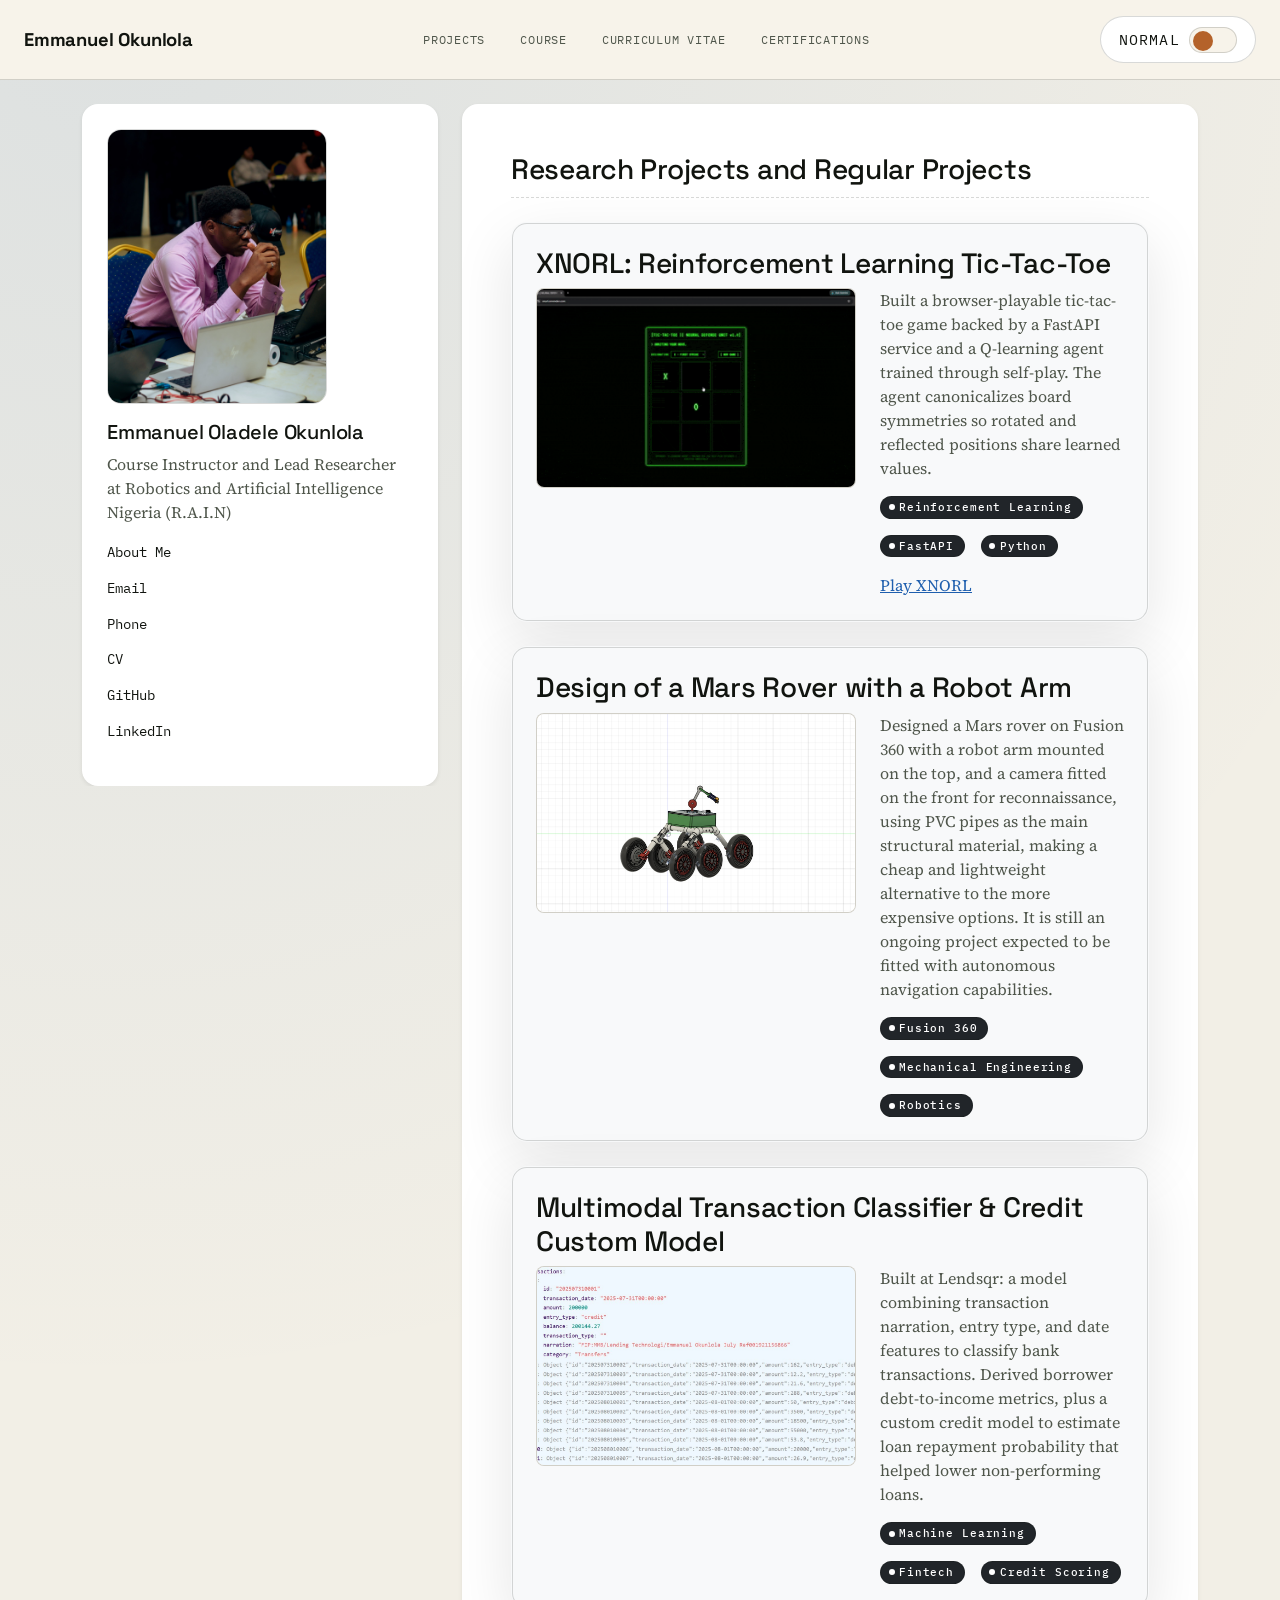
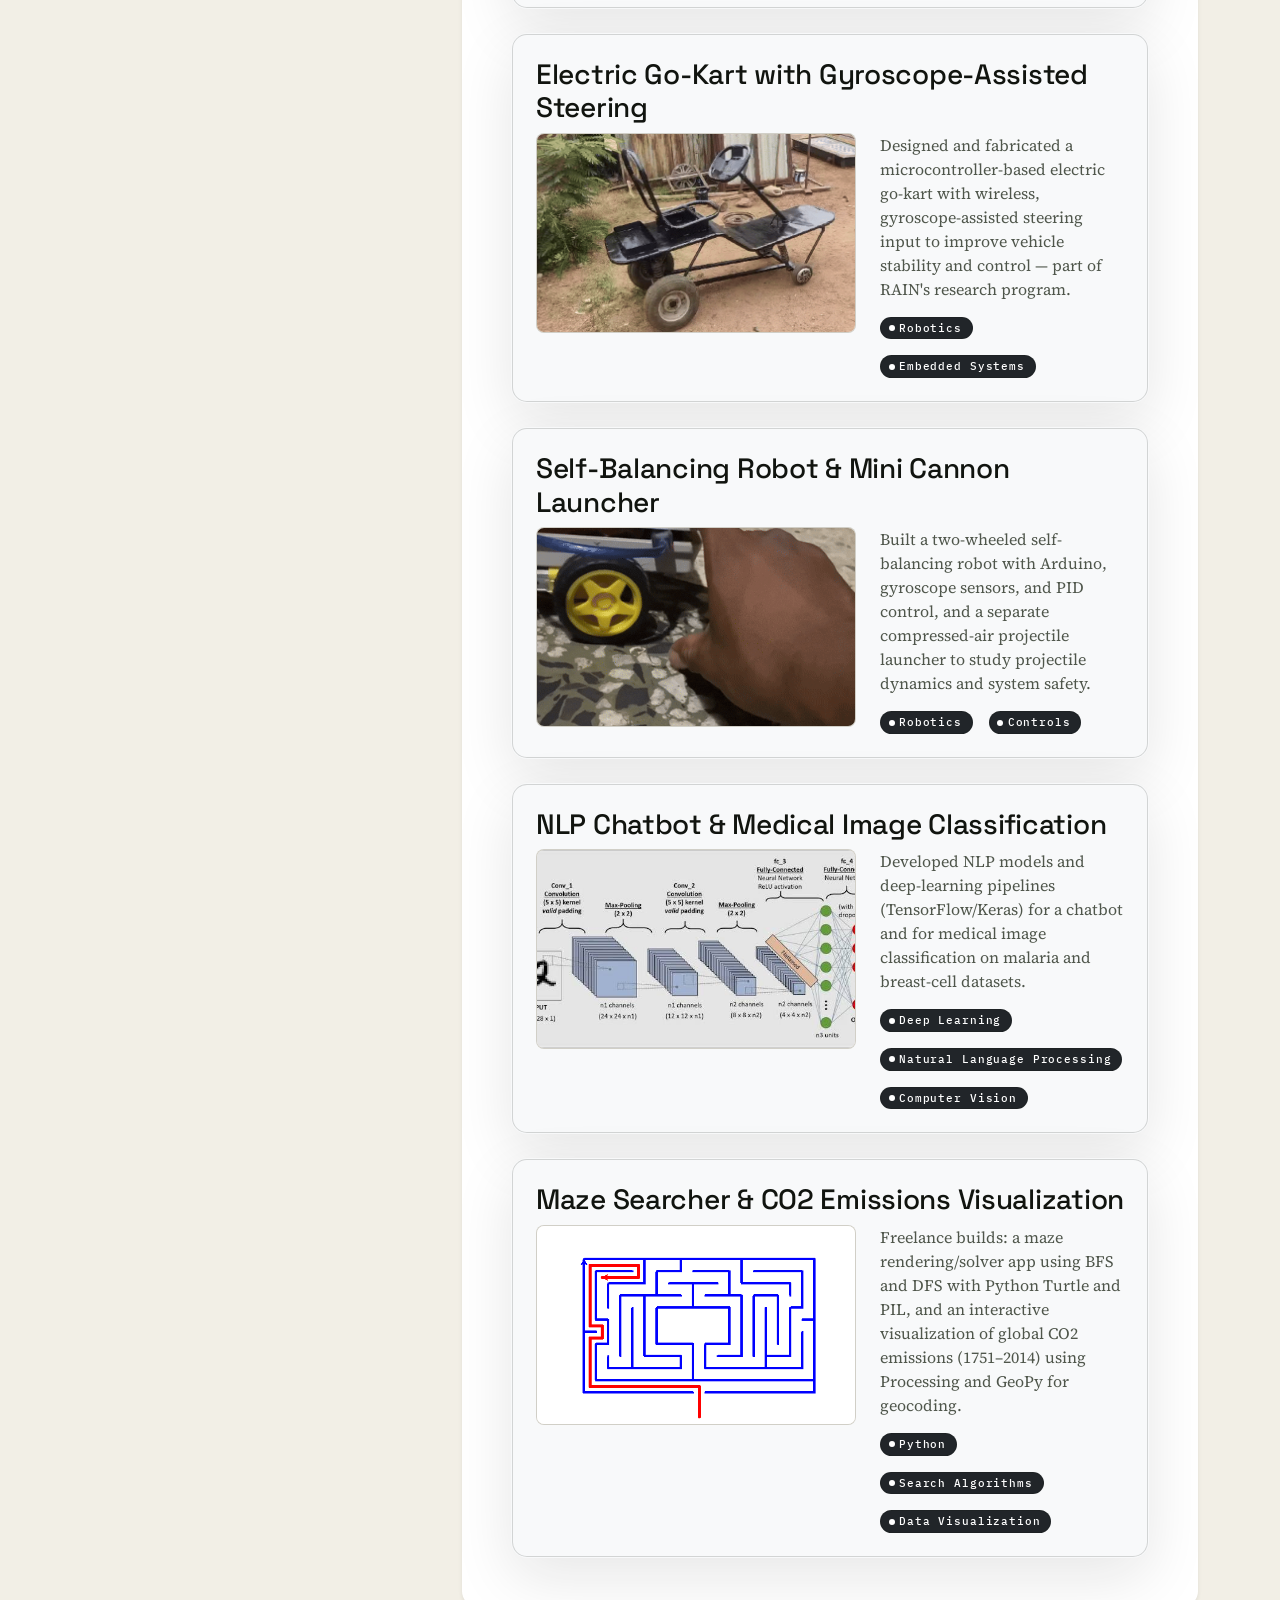
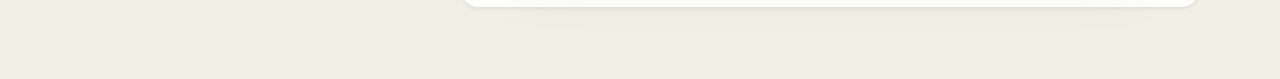
<file: projects.html>
<!doctype html>
<html lang="en">
  <head>
    <meta charset="utf-8">
    <meta name="viewport" content="width=device-width, initial-scale=1, shrink-to-fit=no">
    <title>Research and Projects · Emmanuel Okunlola</title>
    <link rel="icon" type="image/svg+xml" href="favicons/favicon.svg">
    <link rel="apple-touch-icon" sizes="180x180" href="favicons/apple-touch-icon.png">
    <link rel="icon" type="image/png" sizes="32x32" href="favicons/favicon-32x32.png">
    <link rel="icon" type="image/png" sizes="16x16" href="favicons/favicon-16x16.png">
    <meta name="theme-color" content="#0e1210">

    <!-- Inline, blocking: set the theme before first paint so there's no flash -->
    <script>
      (function () {
        try {
          var stored = localStorage.getItem('portfolio-theme');
          var theme = stored || (window.matchMedia('(prefers-color-scheme: dark)').matches ? 'mechanical' : 'normal');

          document.documentElement.dataset.theme = theme;
          document.documentElement.setAttribute('data-bs-theme', theme === 'mechanical' ? 'dark' : 'light');
        } catch (err) {
          document.documentElement.dataset.theme = 'normal';
          document.documentElement.setAttribute('data-bs-theme', 'light');
        }
      })();
    </script>
    <link rel="stylesheet" href="https://cdn.jsdelivr.net/npm/bootstrap@5.3.2/dist/css/bootstrap.min.css" crossorigin="anonymous">
    <link rel="stylesheet" href="css/site.css">
    
  </head>
  <body>
    <div class="page-shell">
      <header class="page-header py-3 px-4 d-flex align-items-center justify-content-between">
        <div class="brand">
          <a href="index.html" class="text-decoration-none">
            <h1 class="h4 mb-0">Emmanuel Okunlola</h1>
          </a>
        </div>
        <nav class="site-nav" aria-label="Primary">
          <a href="projects.html" class="nav-pill">Projects</a>
          <a href="courses.html" class="nav-pill">Course</a>
          <a href="cv.html" class="nav-pill">Curriculum Vitae</a>
          <a href="cv.html#certification" class="nav-pill">Certifications</a>
    
        </nav>
        <button id="theme-toggle" class="switch" type="button" aria-pressed="false" aria-label="Toggle mechanical theme">
          <span class="switch-label">Normal</span>
          <span class="switch-track"><span class="switch-thumb"></span></span>
        </button>
      </header>
      <main class="container-xl py-4">
        <div class="row gx-4">
          <aside class="col-md-4 mb-4 sidebar-col">
            <div class="sidebar-card p-4 rounded-4 shadow-sm">
              <img src="images/profile_picture.jpeg" alt="Profile photo" class="profile-avatar mb-3">
              <h2 class="h5 mb-2">Emmanuel Oladele Okunlola</h2>
              <p class="text-muted mb-3">Course Instructor and Lead Researcher at Robotics and Artificial Intelligence Nigeria (R.A.I.N)</p>
              <div class="sidebar-links mb-3">
                <a href="about.html" class="sidebar-link">About Me</a>
                <a href="mailto:niyotokunlola@gmail.com" class="sidebar-link">Email</a>
                <a href="tel:+2348109002739" class="sidebar-link">Phone</a>
                <a href="cv.html" class="sidebar-link">CV</a>
                <a href="https://github.com/the90sInc/" target="_blank" class="sidebar-link">GitHub</a>
                <a href="https://www.linkedin.com/in/emmanuelokunlola/" target="_blank" class="sidebar-link">LinkedIn</a>
              </div>
            </div>
          </aside>
          <section class="col-md-8">

<div class="content-block rounded-4 shadow-sm p-5 mb-5">
  <h2 class="section-title mb-4">Research Projects and Regular Projects</h2>

  <div class="project-card mb-4 p-4 rounded-4 bg-body-tertiary">
    <h3 class="mb-2">XNORL: Reinforcement Learning Tic-Tac-Toe</h3>
    <div class="d-flex flex-column flex-md-row gap-4 align-items-start">
      <img src="images/xnorl.gif" alt="XNORL tic-tac-toe game" class="project-media rounded-3 flex-shrink-0">
      <div>
        <p class="text-muted mb-3">Built a browser-playable tic-tac-toe game backed by a FastAPI service and a Q-learning agent trained through self-play. The agent canonicalizes board symmetries so rotated and reflected positions share learned values.</p>
        <div class="d-flex gap-3 align-items-center flex-wrap mb-3">
          <span class="badge badge-pill bg-dark text-white">Reinforcement Learning</span>
          <span class="badge badge-pill bg-dark text-white">FastAPI</span>
          <span class="badge badge-pill bg-dark text-white">Python</span>
        </div>
        <a href="https://xnorl.onrender.com" target="_blank" rel="noopener noreferrer">Play XNORL</a>
      </div>
    </div>
  </div>

  <div class="project-card mb-4 p-4 rounded-4 bg-body-tertiary">
    <h3 class="mb-2">Design of a Mars Rover with a Robot Arm</h3>
    <div class="d-flex flex-column flex-md-row gap-4 align-items-start">
      <img src="images/mars_rover.jpg" alt="Design of a Mars rover" class="project-media rounded-3 flex-shrink-0">
      <div>
        <p class="text-muted mb-3">Designed a Mars rover on Fusion 360 with a robot arm mounted on the top, and a camera fitted on the front for reconnaissance, using PVC pipes as the main structural material, making a cheap and lightweight alternative to the more expensive options. It is still an ongoing project expected to be fitted with autonomous navigation capabilities.</p>
        <div class="d-flex gap-3 align-items-center flex-wrap">
          <span class="badge badge-pill bg-dark text-white">Fusion 360</span>
          <span class="badge badge-pill bg-dark text-white">Mechanical Engineering</span>
          <span class="badge badge-pill bg-dark text-white">Robotics</span>
        </div>
      </div>
    </div>
  </div>

  <div class="project-card mb-4 p-4 rounded-4 bg-body-tertiary">
    <h3 class="mb-2">Multimodal Transaction Classifier &amp; Credit Custom Model</h3>
    <div class="d-flex flex-column flex-md-row gap-4 align-items-start">
      <img src="images/categorizers.jpg" alt="Multimodal transaction classifier demo" class="project-media rounded-3 flex-shrink-0">
      <div>
        <p class="text-muted mb-3">Built at Lendsqr: a model combining transaction narration, entry type, and date features to classify bank transactions. Derived borrower debt-to-income metrics, plus a custom credit model to estimate loan repayment probability that helped lower non-performing loans.</p>
        <div class="d-flex gap-3 align-items-center flex-wrap">
          <span class="badge badge-pill bg-dark text-white">Machine Learning</span>
          <span class="badge badge-pill bg-dark text-white">Fintech</span>
          <span class="badge badge-pill bg-dark text-white">Credit Scoring</span>
        </div>
      </div>
    </div>
  </div>

  <div class="project-card mb-4 p-4 rounded-4 bg-body-tertiary">
    <h3 class="mb-2">Electric Go-Kart with Gyroscope-Assisted Steering</h3>
    <div class="d-flex flex-column flex-md-row gap-4 align-items-start">
      <img src="images/gyro_kart.gif" alt="Electric go-kart with gyroscope-assisted steering" class="project-media rounded-3 flex-shrink-0">
      <div>
        <p class="text-muted mb-3">Designed and fabricated a microcontroller-based electric go-kart with wireless, gyroscope-assisted steering input to improve vehicle stability and control — part of RAIN's research program.</p>
        <div class="d-flex gap-3 align-items-center flex-wrap">
          <span class="badge badge-pill bg-dark text-white">Robotics</span>
          <span class="badge badge-pill bg-dark text-white">Embedded Systems</span>
        </div>
      </div>
    </div>
  </div>

  <div class="project-card mb-4 p-4 rounded-4 bg-body-tertiary">
    <h3 class="mb-2">Self-Balancing Robot &amp; Mini Cannon Launcher</h3>
    <div class="d-flex flex-column flex-md-row gap-4 align-items-start">
      <img src="images/disturbed_Self_balancing.gif" alt="Self-balancing robot and mini cannon launcher" class="project-media rounded-3 flex-shrink-0">
      <div>
        <p class="text-muted mb-3">Built a two-wheeled self-balancing robot with Arduino, gyroscope sensors, and PID control, and a separate compressed-air projectile launcher to study projectile dynamics and system safety.</p>
        <div class="d-flex gap-3 align-items-center flex-wrap">
          <span class="badge badge-pill bg-dark text-white">Robotics</span>
          <span class="badge badge-pill bg-dark text-white">Controls</span>
        </div>
      </div>
    </div>
  </div>

  <div class="project-card mb-4 p-4 rounded-4 bg-body-tertiary">
    <h3 class="mb-2">NLP Chatbot &amp; Medical Image Classification</h3>
    <div class="d-flex flex-column flex-md-row gap-4 align-items-start">
      <img src="images/cnn_img.jpg" alt="NLP chatbot and medical image classification" class="project-media rounded-3 flex-shrink-0">
      <div>
        <p class="text-muted mb-3">Developed NLP models and deep-learning pipelines (TensorFlow/Keras) for a chatbot and for medical image classification on malaria and breast-cell datasets.</p>
        <div class="d-flex gap-3 align-items-center flex-wrap">
          <span class="badge badge-pill bg-dark text-white">Deep Learning</span>
          <span class="badge badge-pill bg-dark text-white">Natural Language Processing</span>
          <span class="badge badge-pill bg-dark text-white">Computer Vision</span>
        </div>
      </div>
    </div>
  </div>

  <div class="project-card p-4 rounded-4 bg-body-tertiary">
    <h3 class="mb-2">Maze Searcher &amp; CO2 Emissions Visualization</h3>
    <div class="d-flex flex-column flex-md-row gap-4 align-items-start">
      <img src="images/maze_finder.png" alt="Maze searcher and CO2 emissions visualization" class="project-media rounded-3 flex-shrink-0">
      <div>
        <p class="text-muted mb-3">Freelance builds: a maze rendering/solver app using BFS and DFS with Python Turtle and PIL, and an interactive visualization of global CO2 emissions (1751–2014) using Processing and GeoPy for geocoding.</p>
        <div class="d-flex gap-3 align-items-center flex-wrap">
          <span class="badge badge-pill bg-dark text-white">Python</span>
          <span class="badge badge-pill bg-dark text-white">Search Algorithms</span>
          <span class="badge badge-pill bg-dark text-white">Data Visualization</span>
        </div>
      </div>
    </div>
  </div>

</div>

          </section>
        </div>
      </main>
    </div>
    <script src="https://cdn.jsdelivr.net/npm/bootstrap@5.3.2/dist/js/bootstrap.bundle.min.js" crossorigin="anonymous"></script>
    <script src="js/theme.js"></script>
  </body>
</html>
</file>
<file: css/site.css>
/* ==========================================================================
   Portfolio design system — "field notebook" theme
   Two named surfaces (paper / graphite), one technical blue accent,
   one copper accent for highlights and tags.
   ========================================================================== */

@import url('https://fonts.googleapis.com/css2?family=Space+Grotesk:wght@500;600;700&family=Source+Serif+4:opsz,wght@8..60,400;8..60,600&family=IBM+Plex+Mono:wght@400;500&display=swap');

:root {
  color-scheme: light;

  /* -- surfaces -- */
  --bg: #f2efe6;
  --surface: #ffffff;
  --surface-2: #f7f3ea;
  --panel: rgba(20, 24, 20, 0.08);
  --border: rgba(15, 20, 15, 0.16);

  /* -- text -- */
  --text: #11140f;
  --text-muted: #4f564b;

  /* -- accents -- */
  --accent: #1f5fae;        /* blueprint blue */
  --accent-strong: #123c73;
  --accent-warm: #b4622a;   /* copper */
  --accent-warm-strong: #8a4a1e;

  /* -- fonts -- */
  --font-display: 'Space Grotesk', system-ui, sans-serif;
  --font-body: 'Source Serif 4', Georgia, serif;
  --font-mono: 'IBM Plex Mono', ui-monospace, monospace;

  --radius: 18px;
  --shadow: 0 20px 60px rgba(20, 20, 15, 0.10);
}

/* "Mechanical" theme — a blueprint / technical-drawing surface: deep
   schematic navy, a faint drafting grid, cyan linework and copper rivets
   in place of the paper/graphite palette. */
[data-theme="mechanical"] {
  color-scheme: dark;
  --bg: #0a1522;
  --surface: #0f2036;
  --surface-2: #16304a;
  --panel: rgba(150, 205, 255, 0.07);
  --border: rgba(150, 205, 255, 0.12);

  --text: #eaf3fc;
  --text-muted: #9db2ca;

  --accent: #5fb1ff;
  --accent-strong: #9cd2ff;
  --accent-warm: #d68a4c;
  --accent-warm-strong: #f2ab6d;

  --grid-line: rgba(150, 205, 255, 0.07);
  --shadow: 0 24px 70px rgba(0, 0, 0, 0.5);
}

[data-theme="mechanical"] body {
  background-image:
    repeating-linear-gradient(0deg, var(--grid-line) 0 1px, transparent 1px 32px),
    repeating-linear-gradient(90deg, var(--grid-line) 0 1px, transparent 1px 32px),
    radial-gradient(circle at 8% 0%, color-mix(in srgb, var(--accent) 14%, transparent), transparent 42%);
  background-color: var(--bg);
}

* { box-sizing: border-box; }

html {
  scroll-behavior: smooth;
}

/* keep anchored sections clear of the sticky header when jumped to via nav */
#experience,
#certifications {
  scroll-margin-top: 6.5rem;
}
#certification {
  scroll-margin-top: 6.5rem;
}

body {
  background:
    radial-gradient(circle at 8% 0%, color-mix(in srgb, var(--accent) 10%, transparent), transparent 40%),
    var(--bg);
  color: var(--text);
  font-family: var(--font-body);
  min-height: 100vh;
  transition: background-color 0.25s ease, color 0.25s ease;
  -webkit-font-smoothing: antialiased;
}

body,
.sidebar-card,
.content-block,
.project-card,
.hero-section,
.page-header {
  color: var(--text);
}

p,
li,
.sidebar-link,
.cardbar-link,
.badge.badge-pill,
.section-title,
.brand h1,
.brand .eyebrow-tag {
  color: var(--text);
}

.text-muted {
  color: var(--text-muted) !important;
}

@media (prefers-reduced-motion: reduce) {
  html { scroll-behavior: auto; }
  * { transition-duration: 0.01ms !important; animation-duration: 0.01ms !important; }
}

h1, h2, h3, h4, h5, h6 {
  font-family: var(--font-display);
  letter-spacing: -0.01em;
}

a { color: var(--accent); }
a:hover { color: var(--accent-strong); }

:focus-visible {
  outline: 2px solid var(--accent);
  outline-offset: 3px;
  border-radius: 4px;
}

.page-shell { min-height: 100vh; }

/* ---------------------------------------------------------------------- */
/* Header                                                                  */
/* ---------------------------------------------------------------------- */

.page-header {
  background: var(--surface-2);
  border-bottom: 1px solid var(--border);
  position: sticky;
  top: 0;
  z-index: 20;
  gap: 0.75rem;
  flex-wrap: wrap;
}

.brand h1 {
  font-size: 1.15rem;
  font-weight: 700;
  color: var(--text) !important;
}

.brand .eyebrow-tag {
  display: block;
  font-family: var(--font-mono);
  font-size: 0.72rem;
  letter-spacing: 0.18em;
  text-transform: uppercase;
  color: var(--text-muted);
}

.sidebar-card,
.content-block,
.project-card,
.hero-section,
.card {
  background: var(--surface);
  border: 1px solid transparent;
  box-shadow: var(--shadow), inset 0 0 0 1px var(--border);
  color: var(--text);
}

.sidebar-card,
.content-block,
.hero-section {
  position: relative;
  border-radius: calc(var(--radius) + 4px);
}

.brand .eyebrow-tag {
  display: block;
  font-family: var(--font-mono);
  font-size: 0.65rem;
  letter-spacing: 0.16em;
  text-transform: uppercase;
  color: var(--text-muted);
}

/* ---------------------------------------------------------------------- */
/* Primary nav                                                            */
/* ---------------------------------------------------------------------- */

.site-nav {
  display: flex;
  flex-wrap: wrap;
  gap: 0.4rem;
  align-items: center;
}

.nav-pill {
  font-family: var(--font-mono);
  font-size: 0.78rem;
  letter-spacing: 0.06em;
  text-transform: uppercase;
  color: var(--text-muted);
  text-decoration: none;
  padding: 0.5rem 0.9rem;
  border-radius: 999px;
  transition: background-color 0.2s ease, color 0.2s ease;
  white-space: nowrap;
}

.nav-pill:hover,
.nav-pill:focus-visible {
  color: var(--text);
  background: var(--panel);
}

/* ---------------------------------------------------------------------- */
/* Sidebar — sticky so it stays fully in view while the page scrolls      */
/* ---------------------------------------------------------------------- */

.sidebar-col {
  position: sticky;
  top: 6rem;
  align-self: flex-start;
  max-height: calc(100vh - 7.5rem);
  overflow-y: auto;
  scrollbar-width: thin;
}

@media (max-width: 767px) {
  .sidebar-col {
    position: static;
    max-height: none;
    overflow-y: visible;
  }
}

/* ---------------------------------------------------------------------- */
/* Theme switch                                                           */
/* ---------------------------------------------------------------------- */

.switch {
  display: inline-flex;
  align-items: center;
  gap: 0.6rem;
  background: var(--surface);
  border: 1px solid var(--border);
  border-radius: 999px;
  padding: 0.6rem 1.1rem;
  cursor: pointer;
  font-family: var(--font-mono);
  font-size: 0.95rem;
  letter-spacing: 0.08em;
  text-transform: uppercase;
  color: var(--text);
  min-width: 120px;
  width: auto;
  justify-content: space-between;
  transition: background-color 0.2s ease, color 0.2s ease, border-color 0.2s ease, transform 0.2s ease;
  white-space: nowrap;
  user-select: none;
  touch-action: manipulation;
}

.switch:hover {
  background: var(--surface-2);
}

.switch:focus-visible {
  outline: 2px solid var(--accent);
  outline-offset: 2px;
}

.switch-track,
.switch-thumb {
  pointer-events: none;
}

.switch:focus-visible {
  outline: 2px solid var(--accent);
  outline-offset: 2px;
}

.switch-track {
  width: 48px;
  height: 26px;
  border-radius: 999px;
  background: var(--surface-2);
  border: 1px solid var(--border);
  position: relative;
  transition: background-color 0.2s ease, border-color 0.2s ease;
}

.switch-thumb {
  position: absolute;
  top: 3px;
  left: 3px;
  width: 20px;
  height: 20px;
  border-radius: 50%;
  background: var(--accent-warm);
  transition: transform 0.22s ease, background-color 0.22s ease;
}

.switch[aria-pressed="true"] .switch-track {
  background: color-mix(in srgb, var(--accent) 30%, var(--surface-2));
  border-color: var(--accent);
}

.switch[aria-pressed="true"] .switch-thumb {
  transform: translateX(22px);
  background: var(--accent);
}

.switch-label {
  min-width: 40px;
  text-align: left;
  color: var(--text);
}

.switch:hover { color: var(--text); }

/* ---------------------------------------------------------------------- */
/* Cards / surfaces                                                       */
/* ---------------------------------------------------------------------- */

.sidebar-card,
.content-block{padding: 1rem;}
.project-card,
.hero-section,
.card {
  background: var(--surface);
  border: 1px solid transparent;
  box-shadow: var(--shadow), inset 0 0 0 1px var(--border);
}

.sidebar-card,
.content-block,
.hero-section {
  position: relative;
  border-radius: calc(var(--radius) + 4px);
}

/* Corner drafting-marks are a "mechanical" theme signature only — in the
   normal theme, edges stay soft and unbroken with no hard demarcation. */
[data-theme="mechanical"] .sidebar-card::before,
[data-theme="mechanical"] .hero-section::before {
  content: "";
  position: absolute;
  top: 10px;
  left: 10px;
  width: 18px;
  height: 18px;
  border-top: 2px solid var(--accent-warm);
  border-left: 2px solid var(--accent-warm);
  opacity: 0.55;
  pointer-events: none;
}

[data-theme="mechanical"] .sidebar-card::after,
[data-theme="mechanical"] .hero-section::after {
  content: "";
  position: absolute;
  bottom: 10px;
  right: 10px;
  width: 18px;
  height: 18px;
  border-bottom: 2px solid var(--accent-warm);
  border-right: 2px solid var(--accent-warm);
  opacity: 0.55;
  pointer-events: none;
}

.profile-avatar,
.hero-image {
  width: 100%;
  max-width: 220px;
  object-fit: cover;
  border-radius: 14px;
  border: 1px solid var(--border);
}

.eyebrow {
  font-family: var(--font-mono);
  font-size: 0.78rem;
  letter-spacing: 0.18em;
  text-transform: uppercase;
  color: var(--accent-warm-strong);
}

.section-title {
  font-size: clamp(1.35rem, 2.2vw, 1.9rem);
  margin-bottom: 1.4rem;
  padding-bottom: 0.6rem;
  border-bottom: 1px dashed var(--border);
  word-break: break-word;
  overflow-wrap: anywhere;
  max-width: 100%;
  
}


/* ---------------------------------------------------------------------- */
/* Badges / tags — styled like instrument readouts                        */
/* ---------------------------------------------------------------------- */

.badge.badge-pill {
  border-radius: 999px;
  font-family: var(--font-mono);
  font-size: 0.68rem;
  font-weight: 500;
  letter-spacing: 0.08em;
  text-transform: capitalize;
  padding: 0.45em 0.9em 0.45em 0.7em;
  border: 1px solid var(--border);
  background: var(--panel);
  color: var(--text);
  display: inline-flex;
  align-items: center;
  gap: 0.4em;
}

.badge.badge-pill::before {
  content: "";
  width: 6px;
  height: 6px;
  border-radius: 50%;
  background: currentColor;
  flex: none;
}

.badge.nature {
  color: #2f8f5b;
  background: linear-gradient(135deg, rgba(47, 143, 91, 0.16), rgba(47, 143, 91, 0.06));
  border-color: rgba(47, 143, 91, 0.25);
}

.badge.sunset {
  color: var(--accent-warm-strong);
  background: linear-gradient(135deg, rgba(180, 98, 42, 0.16), rgba(180, 98, 42, 0.06));
  border-color: rgba(180, 98, 42, 0.25);
}

.badge.ocean {
  color: var(--accent);
  background: linear-gradient(135deg, rgba(31, 95, 174, 0.16), rgba(31, 95, 174, 0.06));
  border-color: rgba(31, 95, 174, 0.25);
}

.badge.lavender {
  color: #7a5fd0;
  background: linear-gradient(135deg, rgba(122, 95, 208, 0.16), rgba(122, 95, 208, 0.06));
  border-color: rgba(122, 95, 208, 0.25);
}

.badge.dark {
  color: var(--text-muted);
  background: linear-gradient(135deg, rgba(79, 86, 75, 0.16), rgba(79, 86, 75, 0.06));
  border-color: rgba(79, 86, 75, 0.2);
}

.badge.metal {
  color: #6b7280;
  background: linear-gradient(135deg, rgba(107, 114, 128, 0.16), rgba(107, 114, 128, 0.06));
  border-color: rgba(107, 114, 128, 0.22);
}

.badge.circuit {
  color: #0f766e;
  background: linear-gradient(135deg, rgba(15, 118, 110, 0.16), rgba(15, 118, 110, 0.06));
  border-color: rgba(15, 118, 110, 0.25);
}

.badge.aurora {
  color: #c2410c;
  background: linear-gradient(135deg, rgba(194, 65, 12, 0.16), rgba(194, 65, 12, 0.06));
  border-color: rgba(194, 65, 12, 0.24);
}

/* Bootstrap "subtle" bg utilities used on the home page — tie to tokens
   instead of Bootstrap's fixed light-mode palette so they adapt in dark mode */
.bg-primary-subtle {
  background-color: color-mix(in srgb, var(--accent) 20%, var(--surface)) !important;
  border: 1px solid var(--border);
  color: var(--text);
}

.bg-secondary-subtle {
  background-color: color-mix(in srgb, var(--surface-2) 80%, var(--surface)) !important;
  border: 1px solid var(--border);
  color: var(--text);
}

/* ---------------------------------------------------------------------- */
/* Sidebar links                                                          */
/* ---------------------------------------------------------------------- */

.sidebar-links {
  display: grid;
  gap: 0.6rem;
}

.sidebar-link {
  color: var(--text);
  display: inline-flex;
  align-items: center;
  gap: 0.5em;
  text-decoration: none;
  font-family: var(--font-mono);
  font-size: 0.85rem;
  padding: 0.15rem 0;
  border-bottom: 1px solid transparent;
}

.sidebar-link:hover {
  color: var(--accent);
  border-bottom-color: var(--accent);
}

/* ---------------------------------------------------------------------- */
/* Cardbar links                                                          */
/* ---------------------------------------------------------------------- */

.cardbar-links {
  display: grid;
  gap: 0.6rem;
}

.cardbar-link {
  color: var(--text);
  display: inline-flex;
  align-items: center;
  gap: 0.5em;
  text-decoration: none;
  font-family: var(--font-mono);
  font-size: clamp(1.35rem, 2.2vw, 1.9rem);
  padding: 0.15rem 0;
  border-bottom: 1px solid transparent;
}

.cardbar-link:hover {
  color: var(--accent);
  border-bottom-color: var(--accent);
}

/* ---------------------------------------------------------------------- */
/* Buttons                                                                 */
/* ---------------------------------------------------------------------- */

.btn-outline-light {
  color: var(--text);
  border-color: var(--border);
  border-radius: 999px;
  font-family: var(--font-mono);
  font-size: 0.82rem;
  letter-spacing: 0.03em;
  padding: 0.5rem 1.1rem;
}

.btn-outline-light:hover {
  background: var(--accent);
  border-color: var(--accent);
  color: #fff;
}

/* ---------------------------------------------------------------------- */
/* Responsive tuning                                                       */
/* ---------------------------------------------------------------------- */

@media (max-width: 767px) {
  .page-header {
    padding: 0.85rem 1rem;
  }

  .hero-section .d-flex.flex-md-row {
    flex-direction: column-reverse;
  }

  .hero-image {
    max-width: 140px;
    margin: 0 auto 1rem;
  }

  .content-block,
  .project-card,
  .hero-section,
  .sidebar-card {
    padding: 1.75rem !important;
  }

  .section-title {
    font-size: 1.5rem;
  }

  .site-nav {
    order: 3;
    width: 100%;
    justify-content: flex-start;
  }
}

@media (max-width: 520px) {
  .brand h1 { font-size: 1rem; }
  .nav-pill {
    padding: 0.4rem 0.7rem;
    font-size: 0.72rem;
  }
  .switch {
    width: 100%;
    min-width: 0;
    max-width: 260px;
    padding: 0.75rem 1rem;
  }
  .switch-label {
    display: inline-block;
    white-space: normal;
  }
}

/* ---------------------------------------------------------------------- */
/* gif images                                                      */
/* ---------------------------------------------------------------------- */

.project-media {
  width: 70%;
  max-width: 320px;
  aspect-ratio: 16 / 10;
  object-fit: cover;
  border: 1px solid var(--border);
  background: var(--surface-2);
}

@media (max-width: 767px) {
  .project-media {
    max-width: 100%;
  }
}
</file>
